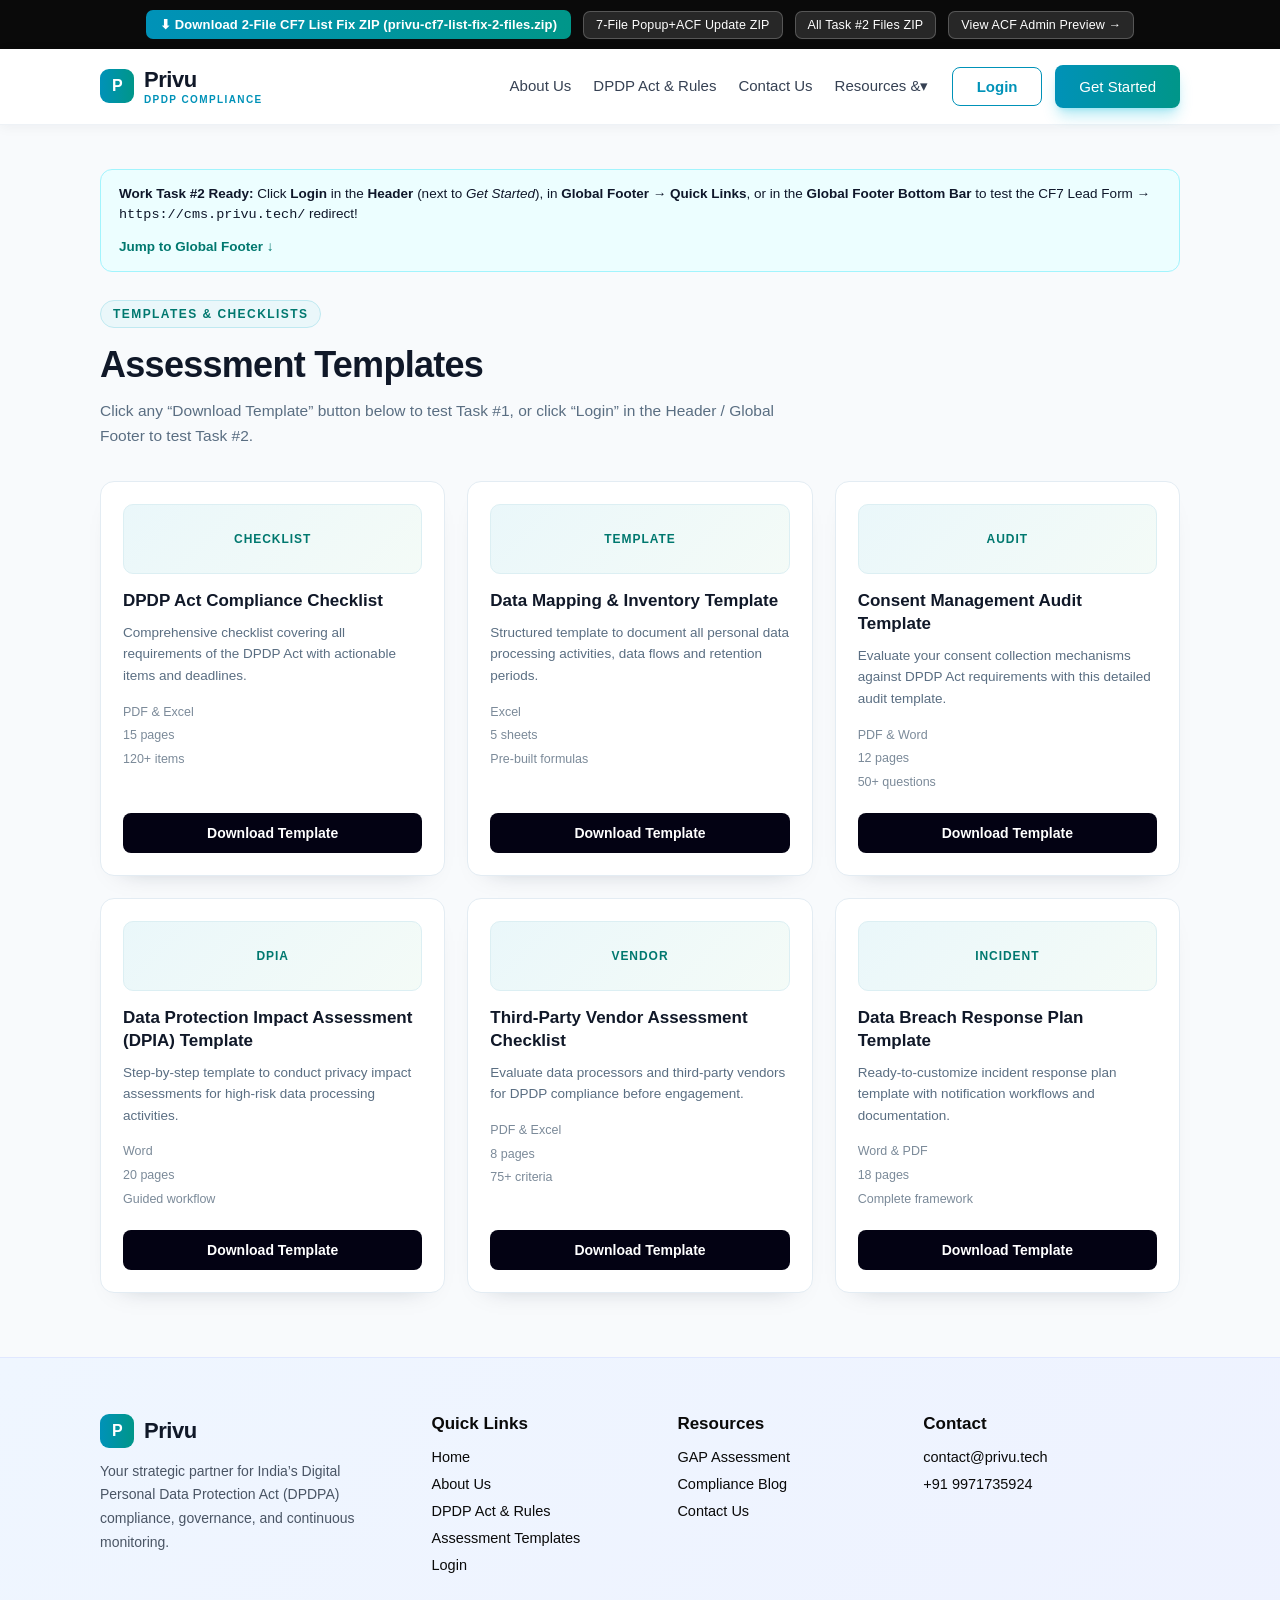
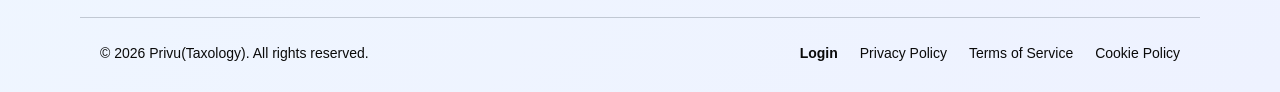
<file: preview/index.html>
<!DOCTYPE html>
<html lang="en">
<head>
<meta charset="utf-8">
<meta name="viewport" content="width=device-width, initial-scale=1">
<title>Privu – Header &amp; Footer Login CTA + Template Downloads Preview</title>
<style>
/**
 * Privu – Assessment template download modal.
 *
 * Everything is scoped to .ptdl-* so the existing page design is untouched.
 * Selectors are intentionally specific because the parent theme applies
 * global styles to body a, body p, label, button and input.
 */

.ptdl-overlay {
    position: fixed;
    inset: 0;
    z-index: 100000;
    display: flex;
    align-items: center;
    justify-content: center;
    padding: 24px 16px;
    background: rgba(3, 2, 19, 0.58);
    -webkit-backdrop-filter: blur(3px);
    backdrop-filter: blur(3px);
    opacity: 0;
    transition: opacity 0.22s ease;
    overflow-y: auto;
}

.ptdl-overlay[hidden],
.ptdl-overlay [hidden] {
    display: none !important;
}

.ptdl-overlay.is-open {
    opacity: 1;
}

.ptdl-overlay *,
.ptdl-overlay *::before,
.ptdl-overlay *::after {
    box-sizing: border-box;
}

.ptdl-overlay.ptdl-no-scroll {
    overscroll-behavior: contain;
}

body.ptdl-lock {
    overflow: hidden;
}

/* ---------- Modal shell ---------- */

.ptdl-overlay .ptdl-modal {
    position: relative;
    width: 100%;
    max-width: 470px;
    max-height: calc(100vh - 48px);
    overflow-y: auto;
    background: #ffffff;
    border-radius: 18px;
    border: 1px solid #E3ECF3;
    box-shadow: 0 30px 70px -20px rgba(3, 25, 45, 0.45), 0 12px 28px -18px rgba(3, 25, 45, 0.35);
    padding: 30px 30px 20px;
    margin: auto;
    transform: translateY(16px) scale(0.985);
    opacity: 0;
    transition: transform 0.24s cubic-bezier(0.22, 1, 0.36, 1), opacity 0.2s ease;
    scrollbar-width: thin;
}

.ptdl-overlay.is-open .ptdl-modal {
    transform: translateY(0) scale(1);
    opacity: 1;
}

.ptdl-overlay .ptdl-modal::before {
    content: "";
    position: absolute;
    top: 0;
    left: 0;
    right: 0;
    height: 5px;
    border-radius: 18px 18px 0 0;
    background: linear-gradient(90deg, #0092B8 0%, #009689 100%);
}

/* ---------- Close ---------- */

.ptdl-overlay .ptdl-close {
    position: absolute;
    top: 16px;
    right: 16px;
    width: 34px;
    height: 34px;
    display: inline-flex;
    align-items: center;
    justify-content: center;
    padding: 0;
    margin: 0;
    border: 1px solid #E3ECF3;
    border-radius: 50%;
    background: #F7FAFC !important;
    color: #5A6E82;
    cursor: pointer;
    transition: background 0.2s ease, color 0.2s ease, transform 0.2s ease;
}

.ptdl-overlay .ptdl-close:hover,
.ptdl-overlay .ptdl-close:focus-visible {
    background: #EEF4F8 !important;
    color: #0A0A0A;
    transform: rotate(90deg);
    outline: none;
}

/* ---------- Head ---------- */

.ptdl-overlay .ptdl-modal__head {
    padding-right: 30px;
    margin-bottom: 20px;
}

.ptdl-overlay .ptdl-badge {
    display: inline-block;
    padding: 5px 11px;
    border-radius: 100px;
    background: #EAF7FA;
    border: 1px solid #BFE9F1;
    color: #00786F;
    font-family: Arial, Helvetica, sans-serif;
    font-size: 11px;
    font-weight: 700;
    letter-spacing: 0.08em;
    text-transform: uppercase;
    line-height: 1.4;
}

.ptdl-overlay h2.ptdl-title {
    margin: 12px 0 8px;
    font-family: Arial, Helvetica, sans-serif;
    font-size: 24px;
    line-height: 1.25;
    font-weight: 700;
    color: #101828;
    letter-spacing: -0.01em;
}

.ptdl-overlay p.ptdl-subtitle {
    margin: 0 0 14px;
    font-family: Arial, Helvetica, sans-serif;
    font-size: 14px;
    line-height: 1.6;
    color: #5A6E82;
}

.ptdl-overlay .ptdl-template-pill {
    display: flex;
    gap: 6px;
    align-items: flex-start;
    margin: 0;
    padding: 10px 13px;
    border-radius: 9px;
    background: #F5F9FC;
    border: 1px dashed #CFE0EB;
    font-family: Arial, Helvetica, sans-serif;
    font-size: 12.5px;
    line-height: 1.5;
    color: #1A2B3C;
}

.ptdl-overlay .ptdl-template-pill__label {
    color: #7B8A99;
    flex: 0 0 auto;
}

.ptdl-overlay .ptdl-template-pill [data-ptdl-template-name] {
    font-weight: 700;
    color: #00786F;
}

/* ---------- Fields ---------- */

.ptdl-overlay .ptdl-form {
    margin: 0;
}

.ptdl-overlay .ptdl-field {
    margin-bottom: 15px;
}

.ptdl-overlay .ptdl-field label {
    display: block;
    margin: 0 0 7px;
    font-family: Arial, Helvetica, sans-serif;
    font-size: 13px;
    font-weight: 700;
    line-height: 1.4;
    color: #101828;
}

.ptdl-overlay .ptdl-field label span {
    color: #E05252;
}

.ptdl-overlay .ptdl-field input {
    display: block;
    width: 100%;
    height: 46px;
    margin: 0;
    padding: 0 14px;
    border: 1.5px solid #DCE6EE;
    border-radius: 9px;
    background: #FFFFFF;
    color: #101828;
    font-family: Arial, Helvetica, sans-serif;
    font-size: 15px;
    line-height: normal;
    box-shadow: none;
    -webkit-appearance: none;
    appearance: none;
    transition: border-color 0.18s ease, box-shadow 0.18s ease;
}

.ptdl-overlay .ptdl-field input::placeholder {
    color: #9AA9B6;
    font-size: 14px;
    opacity: 1;
}

.ptdl-overlay .ptdl-field input:hover {
    border-color: #C3D5E2;
}

.ptdl-overlay .ptdl-field input:focus {
    border-color: #0092B8;
    outline: none;
    box-shadow: 0 0 0 3px rgba(0, 146, 184, 0.14);
}

.ptdl-overlay .ptdl-phone-wrap {
    display: flex;
    align-items: stretch;
    height: 46px;
    border: 1.5px solid #DCE6EE;
    border-radius: 9px;
    background: #FFFFFF;
    overflow: hidden;
    transition: border-color 0.18s ease, box-shadow 0.18s ease;
}

.ptdl-overlay .ptdl-phone-wrap:focus-within {
    border-color: #0092B8;
    box-shadow: 0 0 0 3px rgba(0, 146, 184, 0.14);
}

.ptdl-overlay .ptdl-phone-prefix {
    display: inline-flex;
    align-items: center;
    padding: 0 12px;
    background: #F5F9FC;
    border-right: 1.5px solid #E3ECF3;
    color: #5A6E82;
    font-family: Arial, Helvetica, sans-serif;
    font-size: 14px;
    font-weight: 700;
    line-height: 1;
    white-space: nowrap;
}

.ptdl-overlay .ptdl-phone-wrap input {
    height: 100%;
    border: 0 !important;
    border-radius: 0;
    background: transparent;
    box-shadow: none !important;
    padding-left: 12px;
}

.ptdl-overlay .ptdl-hint {
    display: none !important;
}

.ptdl-overlay .ptdl-error {
    margin: 6px 0 0;
    font-family: Arial, Helvetica, sans-serif;
    font-size: 12.5px;
    line-height: 1.45;
    color: #C0392B;
}

.ptdl-overlay .ptdl-error:empty {
    display: none;
}

.ptdl-overlay .ptdl-field.has-error input,
.ptdl-overlay .ptdl-field.has-error .ptdl-phone-wrap {
    border-color: #E05252;
    box-shadow: 0 0 0 3px rgba(224, 82, 82, 0.12);
}

/* Honeypot */
.ptdl-overlay .ptdl-hp {
    position: absolute !important;
    left: -9999px !important;
    top: auto !important;
    width: 1px !important;
    height: 1px !important;
    overflow: hidden !important;
    opacity: 0 !important;
    pointer-events: none !important;
}

/* ---------- Submit ---------- */

.ptdl-overlay button.ptdl-submit {
    position: relative;
    display: inline-flex;
    align-items: center;
    justify-content: center;
    gap: 9px;
    width: 100%;
    height: 48px;
    margin: 6px 0 0;
    padding: 0 18px;
    border: 0;
    border-radius: 9px;
    background: linear-gradient(90deg, #0092B8 0%, #009689 100%) !important;
    color: #FFFFFF !important;
    font-family: Arial, Helvetica, sans-serif;
    font-size: 15px;
    font-weight: 700;
    line-height: 1;
    letter-spacing: 0.01em;
    cursor: pointer;
    box-shadow: 0 10px 22px -10px rgba(0, 146, 184, 0.55);
    transition: transform 0.18s ease, box-shadow 0.18s ease, filter 0.18s ease;
}

.ptdl-overlay button.ptdl-submit:hover,
.ptdl-overlay button.ptdl-submit:focus-visible {
    background: linear-gradient(90deg, #0092B8 0%, #009689 100%) !important;
    filter: brightness(1.05);
    box-shadow: 0 14px 26px -10px rgba(0, 146, 184, 0.6);
    transform: translateY(-1px);
    outline: none;
}

.ptdl-overlay button.ptdl-submit:active {
    transform: translateY(0);
}

.ptdl-overlay button.ptdl-submit[disabled] {
    cursor: progress;
    opacity: 0.85;
    transform: none;
}

.ptdl-overlay .ptdl-spinner {
    display: none;
    width: 16px;
    height: 16px;
    border: 2px solid rgba(255, 255, 255, 0.45);
    border-top-color: #ffffff;
    border-radius: 50%;
    animation: ptdl-spin 0.7s linear infinite;
}

.ptdl-overlay button.ptdl-submit.is-loading .ptdl-spinner {
    display: inline-block;
}

@keyframes ptdl-spin {
    to { transform: rotate(360deg); }
}

.ptdl-overlay .ptdl-form-error {
    margin: 10px 0 0;
    padding: 0;
    font-family: Arial, Helvetica, sans-serif;
    font-size: 12.5px;
    line-height: 1.5;
    color: #C0392B;
}

.ptdl-overlay .ptdl-form-error:empty {
    display: none;
}

.ptdl-overlay .ptdl-privacy {
    margin: 12px 0 0;
    font-family: Arial, Helvetica, sans-serif;
    font-size: 11.5px;
    line-height: 1.55;
    color: #8A99A8;
    text-align: center;
}

/* ---------- Success ---------- */

.ptdl-overlay .ptdl-success {
    text-align: center;
    padding: 4px 0 0;
}

.ptdl-overlay .ptdl-success[hidden] {
    display: none !important;
}

.ptdl-overlay .ptdl-check {
    width: 58px;
    height: 58px;
    margin: 2px auto 14px;
    display: flex;
    align-items: center;
    justify-content: center;
    border-radius: 50%;
    background: #E7F7F3;
    color: #00786F;
    border: 1px solid #BFE9DF;
}

.ptdl-overlay h3.ptdl-success__title {
    margin: 0 0 8px;
    font-family: Arial, Helvetica, sans-serif;
    font-size: 21px;
    font-weight: 700;
    line-height: 1.3;
    color: #101828;
}

.ptdl-overlay p.ptdl-success__text {
    margin: 0 0 16px;
    font-family: Arial, Helvetica, sans-serif;
    font-size: 14px;
    line-height: 1.6;
    color: #5A6E82;
}

.ptdl-overlay p.ptdl-success__text strong {
    color: #101828;
}

.ptdl-overlay p.ptdl-mail-warning {
    margin: 0 0 14px;
    padding: 10px 12px;
    border-radius: 8px;
    background: #FFF7EC;
    border: 1px solid #F5D9B5;
    color: #8A5A12;
    font-family: Arial, Helvetica, sans-serif;
    font-size: 12.5px;
    line-height: 1.5;
    text-align: left;
}

.ptdl-overlay p.ptdl-mail-warning[hidden] {
    display: none !important;
}

.ptdl-overlay a.ptdl-download {
    display: inline-flex;
    align-items: center;
    justify-content: center;
    gap: 8px;
    min-width: 190px;
    height: 48px;
    padding: 0 22px;
    border-radius: 9px;
    background: linear-gradient(90deg, #0092B8 0%, #009689 100%);
    color: #FFFFFF !important;
    font-family: Arial, Helvetica, sans-serif;
    font-size: 15px !important;
    font-weight: 700;
    line-height: 1;
    text-decoration: none;
    box-shadow: 0 12px 24px -12px rgba(0, 146, 184, 0.6);
    transition: transform 0.18s ease, filter 0.18s ease;
}

.ptdl-overlay a.ptdl-download:hover,
.ptdl-overlay a.ptdl-download:focus-visible {
    color: #FFFFFF !important;
    filter: brightness(1.05);
    transform: translateY(-1px);
    outline: 2px solid #0A0A0A;
    outline-offset: 2px;
}

.ptdl-overlay button.ptdl-again {
    display: inline-block;
    margin: 16px 0 0;
    padding: 0;
    border: 0;
    background: transparent !important;
    color: #5A6E82;
    font-family: Arial, Helvetica, sans-serif;
    font-size: 12.5px;
    line-height: 1.5;
    text-decoration: underline;
    text-underline-offset: 3px;
    cursor: pointer;
}

.ptdl-overlay button.ptdl-again:hover,
.ptdl-overlay button.ptdl-again:focus-visible {
    background: transparent !important;
    color: #0092B8;
    outline: none;
}

/* ---------- Footer ---------- */

.ptdl-overlay .ptdl-foot {
    margin: 20px -30px -20px;
    padding: 12px 30px;
    border-top: 1px solid #EDF3F7;
    background: #FAFCFD;
    border-radius: 0 0 18px 18px;
    font-family: Arial, Helvetica, sans-serif;
    font-size: 11px;
    line-height: 1.5;
    letter-spacing: 0.03em;
    color: #97A6B4;
    text-align: center;
}


/* ---------- Contact Form 7 markup ---------- */

.ptdl-overlay .ptdl-cf7-wrap,
.ptdl-overlay .wpcf7,
.ptdl-overlay .wpcf7-form {
    margin: 0;
}

.ptdl-overlay .wpcf7-form p {
    margin: 0 0 12px;
    padding: 0;
}

.ptdl-overlay .wpcf7-form p.ptdl-field {
    margin: 0 0 15px;
    padding: 0;
}

.ptdl-overlay .wpcf7-form br {
    display: none;
}

.ptdl-overlay .wpcf7-form p.ptdl-field > br {
    display: none;
}

.ptdl-overlay .wpcf7-form label {
    display: block;
    margin: 0 0 7px;
    padding: 0;
    font-family: Arial, Helvetica, sans-serif;
    font-size: 13px;
    font-weight: 700;
    line-height: 1.4;
    color: #101828;
}

.ptdl-overlay .wpcf7-form label span[aria-hidden="true"] {
    color: #E05252;
}

.ptdl-overlay .wpcf7-form .wpcf7-form-control-wrap {
    display: block;
    position: relative;
}

.ptdl-overlay .wpcf7-form input[type="text"],
.ptdl-overlay .wpcf7-form input[type="email"],
.ptdl-overlay .wpcf7-form input[type="tel"],
.ptdl-overlay .wpcf7-form input[type="url"],
.ptdl-overlay .wpcf7-form input[type="number"],
.ptdl-overlay .wpcf7-form textarea {
    display: block;
    width: 100%;
    height: 46px;
    margin: 0;
    padding: 0 14px;
    border: 1.5px solid #DCE6EE;
    border-radius: 9px;
    background: #FFFFFF;
    color: #101828;
    font-family: Arial, Helvetica, sans-serif;
    font-size: 15px;
    line-height: normal;
    box-shadow: none;
    -webkit-appearance: none;
    appearance: none;
    transition: border-color 0.18s ease, box-shadow 0.18s ease;
}

.ptdl-overlay .wpcf7-form textarea {
    height: 110px;
    padding-top: 10px;
    resize: vertical;
}

.ptdl-overlay .wpcf7-form input::placeholder,
.ptdl-overlay .wpcf7-form textarea::placeholder {
    color: #9AA9B6;
    font-size: 14px;
    opacity: 1;
}

.ptdl-overlay .wpcf7-form input:hover {
    border-color: #C3D5E2;
}

.ptdl-overlay .wpcf7-form input:focus,
.ptdl-overlay .wpcf7-form textarea:focus {
    border-color: #0092B8;
    outline: none;
    box-shadow: 0 0 0 3px rgba(0, 146, 184, 0.14);
}

.ptdl-overlay .wpcf7-form input.wpcf7-not-valid {
    border-color: #E05252;
    box-shadow: 0 0 0 3px rgba(224, 82, 82, 0.12);
}

.ptdl-overlay .wpcf7-not-valid-tip {
    display: block;
    margin: 6px 0 0;
    padding: 0;
    font-family: Arial, Helvetica, sans-serif;
    font-size: 12.5px;
    line-height: 1.45;
    color: #C0392B;
}

.ptdl-overlay .ptdl-field--phone .wpcf7-form-control-wrap::before {
    content: "+91";
    position: absolute;
    left: 1.5px;
    top: 1.5px;
    z-index: 2;
    height: 43px;
    width: 48px;
    display: flex;
    align-items: center;
    justify-content: center;
    background: #F5F9FC;
    border-right: 1.5px solid #E3ECF3;
    border-radius: 7.5px 0 0 7.5px;
    color: #5A6E82;
    font-family: Arial, Helvetica, sans-serif;
    font-size: 14px;
    font-weight: 700;
    line-height: 1;
    pointer-events: none;
}

.ptdl-overlay .ptdl-field--phone input[type="tel"] {
    padding-left: 62px;
}

.ptdl-overlay .wpcf7-form .ptdl-hint {
    display: block;
    margin: 6px 0 0;
    font-family: Arial, Helvetica, sans-serif;
    font-size: 11.5px;
    line-height: 1.5;
    color: #8A99A8;
}

.ptdl-overlay .wpcf7-form input.ptdl-submit,
.ptdl-overlay .wpcf7-form button.ptdl-submit {
    display: block !important;
    width: 100%;
    height: 48px;
    margin: 6px 0 0;
    padding: 0 18px;
    border: 0;
    border-radius: 9px;
    background: linear-gradient(90deg, #0092B8 0%, #009689 100%) !important;
    color: #FFFFFF !important;
    font-family: Arial, Helvetica, sans-serif;
    font-size: 15px;
    font-weight: 700;
    line-height: 1;
    letter-spacing: 0.01em;
    text-transform: none;
    cursor: pointer;
    box-shadow: 0 10px 22px -10px rgba(0, 146, 184, 0.55);
    transition: transform 0.18s ease, box-shadow 0.18s ease, filter 0.18s ease;
    -webkit-appearance: none;
    appearance: none;
}

.ptdl-overlay .wpcf7-form input.ptdl-submit:hover,
.ptdl-overlay .wpcf7-form button.ptdl-submit:hover {
    background: linear-gradient(90deg, #0092B8 0%, #009689 100%) !important;
    color: #FFFFFF !important;
    filter: brightness(1.05);
    transform: translateY(-1px);
    box-shadow: 0 14px 26px -10px rgba(0, 146, 184, 0.6);
}

.ptdl-overlay .wpcf7-spinner {
    display: none !important;
}

.ptdl-overlay .wpcf7-response-output {
    margin: 12px 0 0;
    padding: 11px 13px;
    border: 1px solid #F5C6C6;
    border-radius: 9px;
    background: #FDF2F2;
    color: #B42318;
    font-family: Arial, Helvetica, sans-serif;
    font-size: 12.5px;
    line-height: 1.5;
}

.ptdl-overlay .wpcf7-response-output.wpcf7-mail-sent-ok {
    border-color: #BFE9DF;
    background: #E7F7F3;
    color: #00786F;
}

.ptdl-overlay .wpcf7-response-output.wpcf7-display-none {
    display: none;
}

.ptdl-overlay .wpcf7-form.sent .wpcf7-response-output {
    display: none;
}

.ptdl-overlay .wpcf7-form.submitting input.ptdl-submit {
    opacity: 0.78;
    cursor: progress;
    transform: none;
}


/* ---------- Inline shortcode link ---------- */

a.ptdl-inline-link,
a.ptdl-inline-link:visited {
    display: inline-block;
    color: #0092B8;
    font-weight: 700;
    text-decoration: none;
    border-bottom: 1px solid rgba(0, 146, 184, 0.45);
    transition: color 0.2s ease, border-color 0.2s ease;
}

a.ptdl-inline-link:hover,
a.ptdl-inline-link:focus-visible {
    color: #00786F;
    border-bottom-color: #00786F;
    outline: none;
}

/* ---------- Small screens ---------- */

@media only screen and (max-width: 600px) {
    .ptdl-overlay {
        align-items: flex-end;
        padding: 0;
    }

    .ptdl-overlay .ptdl-modal {
        max-width: 100%;
        max-height: 92vh;
        border-radius: 18px 18px 0 0;
        border-bottom: 0;
        padding: 26px 20px 18px;
        transform: translateY(30px);
    }

    .ptdl-overlay.is-open .ptdl-modal {
        transform: translateY(0);
    }

    .ptdl-overlay .ptdl-modal::before {
        border-radius: 18px 18px 0 0;
    }

    .ptdl-overlay h2.ptdl-title {
        font-size: 21px;
    }

    .ptdl-overlay .ptdl-foot {
        margin: 18px -20px -18px;
        padding: 12px 20px;
        border-radius: 0;
    }
}

@media (prefers-reduced-motion: reduce) {
    .ptdl-overlay,
    .ptdl-overlay .ptdl-modal,
    .ptdl-overlay button.ptdl-submit,
    .ptdl-overlay a.ptdl-download {
        transition: none !important;
    }
}

</style>
<style>
/**
 * Privu – Header & Global Footer "Login" CTA + Product Login modal enhancements.
 *
 * Scoped strictly to `.contact-row`, `#mobile-navigation .privu-mobile-login-item`,
 * `.site-footer .privu-footer-login-item`, and `#privu-login-modal` so no existing
 * page layout or typography is altered.
 */

/* ---------- Header CTA pair: [Login] [Get Started] ---------- */

body .site-header .contact-row {
    display: inline-flex;
    align-items: center;
    gap: 0.85rem;
    flex-shrink: 0;
}

body .site-header .contact-row a.privu-header-login-btn {
    display: inline-flex;
    align-items: center;
    justify-content: center;
    padding: calc(0.8rem - 1.6px) 1.45rem;
    background: #FFFFFF;
    color: #0092B8;
    border: 1.6px solid #0092B8;
    border-radius: 8px;
    box-shadow: none;
    font-family: 'Arial', Helvetica, sans-serif;
    font-size: 1.25rem;
    font-weight: 600;
    line-height: 1;
    text-decoration: none;
    white-space: nowrap;
    cursor: pointer;
    transition: background 0.25s ease, color 0.25s ease, border-color 0.25s ease, box-shadow 0.25s ease;
}

body .site-header .contact-row a.privu-header-login-btn:visited {
    color: #0092B8;
}

body .site-header .contact-row a.privu-header-login-btn:hover,
body .site-header .contact-row a.privu-header-login-btn:focus-visible {
    background: var(--gradiantblue);
    color: #FFFFFF;
    border-color: transparent;
    box-shadow: 0px 10px 15px -3px rgba(0, 184, 219, 0.3), 0px 4px 6px -4px rgba(0, 184, 219, 0.3);
    outline: none;
}

body .site-header .contact-row a.privu-header-cta-btn {
    white-space: nowrap;
}

/* ---------- Mobile slide-out drawer + Footer Bottom Bar hover ---------- */

.site-footer .bottom-bar a[data-privu-login-trigger] {
    font-weight: 600;
}

.site-footer .bottom-bar a[data-privu-login-trigger]:hover,
.site-footer .bottom-bar a[data-privu-login-trigger]:focus-visible {
    color: #0092B8;
}

#mobile-navigation ul li.privu-mobile-login-item a {
    font-weight: 700;
    color: #0092B8;
}

#mobile-navigation ul li.privu-mobile-login-item a:hover {
    color: #FFFFFF;
}

/* ---------- Responsive header spacing ---------- */

@media (max-width: 992px) {
    body .site-header .contact-row {
        display: inline-flex;
        align-items: center;
        gap: 8px;
        order: 1;
        margin-right: 8px;
    }

    body .site-header .contact-row a.privu-header-login-btn {
        padding: 7px 14px;
        font-size: 13px;
    }

    body .site-header .contact-row a.privu-header-cta-btn {
        padding: 8.5px 14px;
        font-size: 13px;
    }
}

@media (max-width: 590px) {
    body .site-header .contact-row {
        gap: 6px;
        margin-right: 6px;
    }

    body .site-header .contact-row a.privu-header-login-btn {
        padding: 6.5px 11px;
        font-size: 12px;
    }

    body .site-header .contact-row a.privu-header-cta-btn {
        padding: 8px 11px;
        font-size: 12px;
    }
}

/* ---------- Product Login modal overrides & redirect spinner ---------- */

#privu-login-modal .ptdl-hint,
#privu-tdl-modal .ptdl-hint {
    display: none !important;
}

#privu-login-modal .plogin-redirect-spinner {
    display: inline-block;
    width: 24px;
    height: 24px;
    border: 2.6px solid rgba(0, 146, 184, 0.25);
    border-top-color: #0092B8;
    border-radius: 50%;
    animation: ptdl-spin 0.75s linear infinite;
}

</style>
<style>
    :root {
        --gradiantblue: linear-gradient(90deg, #0092B8 0%, #009689 100%);
    }
    * { box-sizing: border-box; }
    body { margin: 0; background: #F8FAFC; font-family: Arial, Helvetica, sans-serif; color: #1A2B3C; }

    /* Top download bar (preview only) */
    .demo-bar { background: #0A0A0A; color: #fff; font-size: 13px; padding: 10px 18px; display: flex; flex-wrap: wrap; align-items: center; justify-content: center; gap: 12px; letter-spacing: .01em; }
    .demo-zip-btn { display: inline-flex; align-items: center; gap: 6px; background: linear-gradient(90deg, #0092B8 0%, #009689 100%); color: #fff !important; text-decoration: none; font-weight: 700; font-size: 13px; padding: 7px 14px; border-radius: 7px; }
    .demo-zip-btn:hover { filter: brightness(1.08); }
    .demo-sec-btn { display: inline-flex; align-items: center; background: rgba(255,255,255,.12); color: #fff !important; text-decoration: none; font-size: 12.5px; padding: 6px 12px; border-radius: 7px; border: 1px solid rgba(255,255,255,.22); }
    .demo-sec-btn:hover { background: rgba(255,255,255,.2); }

    /* Exact Privu Header shell (matching style.css + header.php) */
    #masthead.site-header { position: sticky; top: 0; z-index: 9999; background: #FFFFFF; border-bottom: 1px solid #EEF2F6; box-shadow: 0 2px 12px rgba(16, 24, 40, 0.05); }
    .corp-container { margin: 0 auto; max-width: 1120px; padding: 0 20px; width: 100%; }
    .site-header-inner { display: flex; align-items: center; justify-content: space-between; gap: 20px; padding: 16px 0; }
    .site-brand-mark { display: inline-flex; align-items: center; gap: 10px; text-decoration: none; color: #101828; font-weight: 700; font-size: 22px; letter-spacing: -0.02em; }
    .site-brand-badge { width: 34px; height: 34px; border-radius: 9px; background: var(--gradiantblue); color: #fff; display: inline-flex; align-items: center; justify-content: center; font-size: 16px; font-weight: 700; }
    .site-brand-sub { display: block; font-size: 10px; font-weight: 700; color: #0092B8; letter-spacing: 0.14em; text-transform: uppercase; margin-top: 1px; }
    .main-navigation { display: flex; gap: 24px; align-items: center; }
    .main-navigation ul { list-style: none; margin: 0; padding: 0; display: flex; gap: 22px; align-items: center; }
    .main-navigation ul li a { text-decoration: none; color: #364153; font-size: 15px; transition: color 0.2s ease; }
    .main-navigation ul li a:hover { color: #0092B8; }
    .contact-row a { color: #fff; display: inline-block; padding: 0.8rem 1.5rem; background: var(--gradiantblue); box-shadow: 0px 10px 15px -3px rgba(0, 184, 219, 0.3), 0px 4px 6px -4px rgba(0, 184, 219, 0.3); border-radius: 8px; text-align: center; vertical-align: middle; font-size: 15px; text-decoration: none; transition: 0.25s ease; }
    .contact-row a:hover { background: #030213; }
    body .site-header .contact-row a.privu-header-login-btn { font-size: 15px; }

    /* Assessment Templates main content */
    .demo-wrap { max-width: 1120px; margin: 0 auto; padding: 44px 20px 64px; }
    .demo-task-banner { display: flex; flex-wrap: wrap; align-items: center; justify-content: space-between; gap: 12px; padding: 14px 18px; margin-bottom: 28px; border-radius: 12px; background: #ECFEFF; border: 1px solid #A2F4FD; color: #0F172A; font-size: 13.5px; line-height: 1.5; }
    .demo-eyebrow { display: inline-block; font-size: 12px; font-weight: 700; letter-spacing: .12em; text-transform: uppercase; color: #00786F; background: #EAF7FA; border: 1px solid #BFE9F1; border-radius: 100px; padding: 6px 12px; }
    h1.demo-title { font-size: 36px; line-height: 1.15; margin: 16px 0 12px; color: #101828; letter-spacing: -0.02em; }
    p.demo-sub { font-size: 15.5px; line-height: 1.65; color: #5A6E82; max-width: 680px; margin: 0 0 32px; }
    .demo-grid { display: grid; grid-template-columns: repeat(3, 1fr); gap: 22px; }
    .demo-card { background: #fff; border: 1px solid #E3ECF3; border-radius: 14px; padding: 22px; box-shadow: 0 12px 26px -22px rgba(3, 25, 45, .35); display: flex; flex-direction: column; }
    .demo-thumb { height: 70px; border-radius: 10px; background: linear-gradient(135deg, #EAF7FA 0%, #F4FBF7 100%); border: 1px solid #DCEFF3; display: flex; align-items: center; justify-content: center; color: #00786F; font-size: 12px; font-weight: 700; letter-spacing: .08em; text-transform: uppercase; margin-bottom: 16px; }
    .demo-card h3 { font-size: 17px; line-height: 1.35; margin: 0 0 9px; color: #101828; }
    .demo-card p { font-size: 13.5px; line-height: 1.6; color: #5A6E82; margin: 0 0 14px; }
    .demo-meta { list-style: none; margin: 0 0 18px; padding: 0; font-size: 12.5px; color: #7B8A99; line-height: 1.9; }
    .demo-link { margin-top: auto; display: block; text-align: center; background: #030213; color: #FFFFFF !important; border-radius: 8px; padding: 12px 18px; font-size: 14px; font-weight: 600; text-decoration: none; transition: background 0.25s ease; }
    .demo-link:hover { background: var(--gradiantblue); }

    /* Exact Privu Global Footer shell (matching style.css + footer.php) */
    .site-footer { background: linear-gradient(135deg, #EFF6FF 0%, #EEF2FF 100%); padding-top: 56px; color: #0A0A0A; border-top: 1px solid #E0E7FF; }
    .site-footer .widgets { display: grid; grid-template-columns: 1.4fr 1fr 1fr 1.2fr; gap: 32px; padding-bottom: 34px; }
    .site-footer .widget-title { font-size: 17px; font-weight: 700; color: #0A0A0A; margin: 0 0 14px; }
    .site-footer .footer-about { font-size: 14px; line-height: 1.7; color: #4A5565; margin: 12px 0 0; }
    .site-footer .widgets ul { list-style: none; margin: 0; padding: 0; }
    .site-footer .widgets ul li { margin-bottom: 9px; }
    .site-footer .widgets ul li a { text-decoration: none; font-size: 14.5px; color: #0A0A0A !important; transition: color 0.2s ease; }
    .site-footer .widgets ul li a:hover { color: #0092B8 !important; }
    .site-footer .bottom-bar .corp-container { border-top: 1px solid rgba(30, 41, 57, 0.22); padding: 26px 20px 30px; display: flex; flex-wrap: wrap; align-items: center; justify-content: space-between; gap: 16px; }
    .site-footer .site-info { font-size: 14px; color: #0A0A0A; }
    .site-footer .footer-links { list-style: none; margin: 0; padding: 0; display: flex; flex-wrap: wrap; gap: 22px; align-items: center; }
    .site-footer .footer-links a { font-size: 14px; color: #0A0A0A; text-decoration: none; margin: 0; }
    .site-footer .footer-links a:hover { color: #0092B8; }

    @media (max-width: 860px) {
        .main-navigation ul { display: none; }
        .demo-grid { grid-template-columns: 1fr 1fr; }
        .site-footer .widgets { grid-template-columns: 1fr 1fr; }
    }
    @media (max-width: 560px) {
        .demo-grid { grid-template-columns: 1fr; }
        .site-footer .widgets { grid-template-columns: 1fr; }
    }
</style>
</head>
<body>

<div class="demo-bar" data-demo-toolbar>
    <a class="demo-zip-btn" href="/privu-cf7-list-fix-2-files.zip?v=v122" download="privu-cf7-list-fix-2-files.zip">&#11015; Download 2-File CF7 List Fix ZIP (privu-cf7-list-fix-2-files.zip)</a>
    <a class="demo-sec-btn" href="/privu-popup-copy-acf-update.zip?v=v122" download="privu-popup-copy-acf-update.zip">7-File Popup+ACF Update ZIP</a>
    <a class="demo-sec-btn" href="/privu-task2-changed-files-only.zip?v=v122" download="privu-task2-changed-files-only.zip">All Task #2 Files ZIP</a>
    <a class="demo-sec-btn" href="/admin-template-downloads.html">View ACF Admin Preview &rarr;</a>
</div>

<!-- LIVE HEADER PREVIEW (matches siteorigin-corp-child/header.php) -->
<header id="masthead" class="site-header sticky">
    <div class="corp-container">
        <div class="site-header-inner">
            <a class="site-brand-mark" href="#top">
                <span class="site-brand-badge">P</span>
                <span>Privu<span class="site-brand-sub">DPDP Compliance</span></span>
            </a>

            <nav id="site-navigation" class="main-navigation">
                <ul id="primary-menu">
                    <li><a href="#about">About Us</a></li>
                    <li><a href="#act">DPDP Act &amp; Rules</a></li>
                    <li><a href="#contact">Contact Us</a></li>
                    <li><a href="#templates">Resources &▾</a></li>
                </ul>

                <div class="contact-row">
                    <a href="https://www.privu.tech/product-login/" class="privu-header-login-btn" data-privu-login-trigger="Header">Login</a>
                    <a href="#contact-us" class="privu-header-cta-btn" onclick="event.preventDefault();">Get Started</a>
                </div>
            </nav>
        </div>
    </div>
</header>

<div class="demo-wrap" id="templates">
    <div class="demo-task-banner">
        <div>
            <strong>Work Task #2 Ready:</strong> Click <strong>Login</strong> in the <strong>Header</strong> (next to <em>Get Started</em>), in <strong>Global Footer &rarr; Quick Links</strong>, or in the <strong>Global Footer Bottom Bar</strong> to test the CF7 Lead Form &rarr; <code>https://cms.privu.tech/</code> redirect!
        </div>
        <a href="#colophon" style="color:#00786F;font-weight:700;text-decoration:none;white-space:nowrap;">Jump to Global Footer &darr;</a>
    </div>

    <span class="demo-eyebrow">Templates &amp; checklists</span>
    <h1 class="demo-title">Assessment Templates</h1>
    <p class="demo-sub">Click any “Download Template” button below to test Task #1, or click “Login” in the Header / Global Footer to test Task #2.</p>

    <div class="demo-grid">
        <article class="demo-card">
            <div class="demo-thumb">Checklist</div>
            <h3>DPDP Act Compliance Checklist</h3>
            <p>Comprehensive checklist covering all requirements of the DPDP Act with actionable items and deadlines.</p>
            <ul class="demo-meta"><li>PDF &amp; Excel</li><li>15 pages</li><li>120+ items</li></ul>
            <a class="demo-link" href="#">Download Template</a>
        </article>

        <article class="demo-card">
            <div class="demo-thumb">Template</div>
            <h3>Data Mapping &amp; Inventory Template</h3>
            <p>Structured template to document all personal data processing activities, data flows and retention periods.</p>
            <ul class="demo-meta"><li>Excel</li><li>5 sheets</li><li>Pre-built formulas</li></ul>
            <a class="demo-link" href="#">Download Template</a>
        </article>

        <article class="demo-card">
            <div class="demo-thumb">Audit</div>
            <h3>Consent Management Audit Template</h3>
            <p>Evaluate your consent collection mechanisms against DPDP Act requirements with this detailed audit template.</p>
            <ul class="demo-meta"><li>PDF &amp; Word</li><li>12 pages</li><li>50+ questions</li></ul>
            <a class="demo-link" href="#">Download Template</a>
        </article>

        <article class="demo-card">
            <div class="demo-thumb">DPIA</div>
            <h3>Data Protection Impact Assessment (DPIA) Template</h3>
            <p>Step-by-step template to conduct privacy impact assessments for high-risk data processing activities.</p>
            <ul class="demo-meta"><li>Word</li><li>20 pages</li><li>Guided workflow</li></ul>
            <a class="demo-link" href="#">Download Template</a>
        </article>

        <article class="demo-card">
            <div class="demo-thumb">Vendor</div>
            <h3>Third-Party Vendor Assessment Checklist</h3>
            <p>Evaluate data processors and third-party vendors for DPDP compliance before engagement.</p>
            <ul class="demo-meta"><li>PDF &amp; Excel</li><li>8 pages</li><li>75+ criteria</li></ul>
            <a class="demo-link" href="#">Download Template</a>
        </article>

        <article class="demo-card">
            <div class="demo-thumb">Incident</div>
            <h3>Data Breach Response Plan Template</h3>
            <p>Ready-to-customize incident response plan template with notification workflows and documentation.</p>
            <ul class="demo-meta"><li>Word &amp; PDF</li><li>18 pages</li><li>Complete framework</li></ul>
            <a class="demo-link" href="#">Download Template</a>
        </article>
    </div>
</div>

<!-- LIVE GLOBAL FOOTER PREVIEW (matches siteorigin-corp-child/footer.php + privu-product-login.php) -->
<footer id="colophon" class="site-footer">
    <div class="corp-container">
        <div class="widgets widgets-4">
            <div class="widget">
                <a class="site-brand-mark" href="#top">
                    <span class="site-brand-badge">P</span>
                    <span>Privu</span>
                </a>
                <p class="footer-about">Your strategic partner for India’s Digital Personal Data Protection Act (DPDPA) compliance, governance, and continuous monitoring.</p>
            </div>

            <div class="widget widget_nav_menu">
                <h4 class="widget-title">Quick Links</h4>
                <ul>
                    <li><a href="#top">Home</a></li>
                    <li><a href="#about">About Us</a></li>
                    <li><a href="#act">DPDP Act &amp; Rules</a></li>
                    <li><a href="#templates">Assessment Templates</a></li>
                    <li class="menu-item privu-footer-login-item"><a href="https://www.privu.tech/product-login/" data-privu-login-trigger="Footer Quick Links">Login</a></li>
                </ul>
            </div>

            <div class="widget widget_nav_menu">
                <h4 class="widget-title">Resources</h4>
                <ul>
                    <li><a href="#gap">GAP Assessment</a></li>
                    <li><a href="#blog">Compliance Blog</a></li>
                    <li><a href="#contact">Contact Us</a></li>
                </ul>
            </div>

            <div class="widget">
                <h4 class="widget-title">Contact</h4>
                <ul>
                    <li><a href="mailto:contact@privu.tech">contact@privu.tech</a></li>
                    <li><a href="tel:919971735924">+91 9971735924</a></li>
                </ul>
            </div>
        </div>
    </div>

    <div class="bottom-bar">
        <div class="corp-container">
            <div class="site-info">
                <span>&copy; 2026 Privu(Taxology). All rights reserved.</span>
            </div>
            <div class="footer-menu">
                <ul class="footer-links">
                    <li><a href="https://www.privu.tech/product-login/" data-privu-login-trigger="Footer Bottom Bar">Login</a></li>
                    <li><a href="#privacy" onclick="event.preventDefault();">Privacy Policy</a></li>
                    <li><a href="#terms" onclick="event.preventDefault();">Terms of Service</a></li>
                    <li><a href="#cookies" onclick="event.preventDefault();">Cookie Policy</a></li>
                </ul>
            </div>
        </div>
    </div>
</footer>

<!-- MODAL 1: Template Download CF7 Modal (inc/privu-template-downloads.php) -->
<div class="ptdl-overlay" id="privu-tdl-modal" hidden>
    <div class="ptdl-modal" role="dialog" aria-modal="true" aria-labelledby="ptdl-title" aria-describedby="ptdl-subtitle">
        <button type="button" class="ptdl-close" data-ptdl-close aria-label="Close dialog">
            <svg viewBox="0 0 24 24" width="20" height="20" aria-hidden="true" focusable="false">
                <path d="M6 6l12 12M18 6L6 18" fill="none" stroke="currentColor" stroke-width="2" stroke-linecap="round"/>
            </svg>
        </button>
        <div class="ptdl-modal__head">
            <span class="ptdl-badge">Free download</span>
            <h2 class="ptdl-title" id="ptdl-title">Get your template</h2>
            <p class="ptdl-subtitle" id="ptdl-subtitle">Enter your work details and we will email the template to you. You can also download it right away.</p>
            <p class="ptdl-template-pill"><span class="ptdl-template-pill__label">Template:</span> <span data-ptdl-template-name>DPDP Act Compliance Checklist</span></p>
        </div>
        <div class="ptdl-cf7-wrap">
            <form class="wpcf7-form init" novalidate>
                <p class="ptdl-field ptdl-field--name">
                    <label for="ptdl-cf7-name">Full name <span aria-hidden="true">*</span></label>
                    <span class="wpcf7-form-control-wrap" data-name="your-name">
                        <input type="text" name="your-name" id="ptdl-cf7-name" class="wpcf7-form-control wpcf7-text wpcf7-validates-as-required" placeholder="e.g. Priya Nair" maxlength="80" aria-required="true">
                    </span>
                </p>
                <p class="ptdl-field ptdl-field--email">
                    <label for="ptdl-cf7-email">Work email <span aria-hidden="true">*</span></label>
                    <span class="wpcf7-form-control-wrap" data-name="your-email">
                        <input type="email" name="your-email" id="ptdl-cf7-email" class="wpcf7-form-control wpcf7-email wpcf7-validates-as-required" placeholder="you@company.com" maxlength="120" aria-required="true">
                    </span>
                </p>
                <p class="ptdl-field ptdl-field--phone">
                    <label for="ptdl-cf7-phone">Phone number <span aria-hidden="true">*</span></label>
                    <span class="wpcf7-form-control-wrap" data-name="your-phone">
                        <input type="tel" name="your-phone" id="ptdl-cf7-phone" class="wpcf7-form-control wpcf7-tel wpcf7-validates-as-required" placeholder="9876543210" minlength="10" maxlength="10" inputmode="numeric" pattern="[6-9][0-9]{9}" aria-required="true">
                    </span>
                </p>
                <input type="hidden" name="privu-template" value="dpdp-act-compliance-checklist">
                <input type="hidden" name="privu-page-url" value="">
                <input type="submit" class="wpcf7-form-control has-spinner wpcf7-submit ptdl-submit" value="Send me the template">
                <div class="wpcf7-response-output" aria-hidden="true"></div>
            </form>
        </div>
        <p class="ptdl-privacy">By submitting, you agree to receive this template and related compliance resources from Privu.</p>
        <div class="ptdl-success" hidden>
            <div class="ptdl-check" aria-hidden="true">
                <svg viewBox="0 0 24 24" width="28" height="28" focusable="false">
                    <path d="M5 12.5l4.5 4.5L19 7" fill="none" stroke="currentColor" stroke-width="2.4" stroke-linecap="round" stroke-linejoin="round"/>
                </svg>
            </div>
            <h3 class="ptdl-success__title">Check your inbox</h3>
            <p class="ptdl-success__text">We have emailed <strong data-ptdl-success-template>the template</strong> to <strong data-ptdl-success-email></strong>.</p>
            <p class="ptdl-mail-warning" data-ptdl-mail-warning hidden>The email could not be sent right now, but your download is ready below.</p>
            <a class="ptdl-download" href="#" data-ptdl-download download>
                <svg viewBox="0 0 24 24" width="18" height="18" aria-hidden="true" focusable="false">
                    <path d="M12 4v10m0 0l4-4m-4 4l-4-4M5 19h14" fill="none" stroke="currentColor" stroke-width="2" stroke-linecap="round" stroke-linejoin="round"/>
                </svg>
                <span>Download now</span>
            </a>
            <button type="button" class="ptdl-again" data-ptdl-again>Download another template</button>
        </div>
        <p class="ptdl-foot">Privu · DPDP compliance templates</p>
    </div>
</div>

<!-- MODAL 2: Product Login CF7 Modal (inc/privu-product-login.php) -->
<div class="ptdl-overlay" id="privu-login-modal" hidden data-privu-login-mode="cf7">
    <div class="ptdl-modal" role="dialog" aria-modal="true" aria-labelledby="plogin-title" aria-describedby="plogin-subtitle">
        <button type="button" class="ptdl-close" data-plogin-close aria-label="Close login dialog">
            <svg viewBox="0 0 24 24" width="20" height="20" aria-hidden="true" focusable="false">
                <path d="M6 6l12 12M18 6L6 18" fill="none" stroke="currentColor" stroke-width="2" stroke-linecap="round"/>
            </svg>
        </button>

        <div class="ptdl-modal__head">
            <span class="ptdl-badge">Product Login</span>
            <h2 class="ptdl-title" id="plogin-title">Log in to Privu Platform</h2>
            <p class="ptdl-subtitle" id="plogin-subtitle">Enter your work details below to proceed directly to the Privu compliance portal.</p>
        </div>

        <div class="ptdl-cf7-wrap" data-plogin-form-wrap>
            <form class="wpcf7-form init" novalidate>
                <p class="ptdl-field ptdl-field--name">
                    <label for="plogin-cf7-name">Full name <span aria-hidden="true">*</span></label>
                    <span class="wpcf7-form-control-wrap" data-name="your-name">
                        <input type="text" name="your-name" id="plogin-cf7-name" class="wpcf7-form-control wpcf7-text wpcf7-validates-as-required" placeholder="e.g. Priya Nair" maxlength="80" aria-required="true">
                    </span>
                </p>
                <p class="ptdl-field ptdl-field--email">
                    <label for="plogin-cf7-email">Work email <span aria-hidden="true">*</span></label>
                    <span class="wpcf7-form-control-wrap" data-name="your-email">
                        <input type="email" name="your-email" id="plogin-cf7-email" class="wpcf7-form-control wpcf7-email wpcf7-validates-as-required" placeholder="you@company.com" maxlength="120" aria-required="true">
                    </span>
                </p>
                <p class="ptdl-field ptdl-field--phone">
                    <label for="plogin-cf7-phone">Phone number <span aria-hidden="true">*</span></label>
                    <span class="wpcf7-form-control-wrap" data-name="your-phone">
                        <input type="tel" name="your-phone" id="plogin-cf7-phone" class="wpcf7-form-control wpcf7-tel wpcf7-validates-as-required" placeholder="9876543210" minlength="10" maxlength="10" inputmode="numeric" pattern="[6-9][0-9]{9}" aria-required="true">
                    </span>
                </p>
                <input type="hidden" name="privu-source" value="Header">
                <input type="hidden" name="privu-page-url" value="">
                <input type="submit" class="wpcf7-form-control has-spinner wpcf7-submit ptdl-submit" value="Continue to Login">
                <div class="wpcf7-response-output" aria-hidden="true"></div>
            </form>
        </div>

        <div class="ptdl-success plogin-redirect-state" data-plogin-redirect hidden>
            <div class="ptdl-check" aria-hidden="true">
                <span class="plogin-redirect-spinner"></span>
            </div>
            <h3 class="ptdl-success__title">Redirecting to Privu Platform…</h3>
            <p class="ptdl-success__text">Lead email queued for <strong>eric@privu.tech, contact@privu.tech</strong> &mdash; redirecting to <strong>https://cms.privu.tech/</strong>.</p>
            <a class="ptdl-download" href="https://cms.privu.tech/" target="_blank" rel="noopener" data-plogin-continue>
                <span>Open cms.privu.tech &rarr;</span>
            </a>
        </div>

        <p class="ptdl-foot">Privu &middot; Compliance Platform Portal</p>
    </div>
</div>

<script>
    var SHARED_BLOCKED_DOMAINS = [
        'gmail.com', 'googlemail.com', 'yahoo.com', 'yahoo.co.in', 'yahoo.in', 'ymail.com',
        'hotmail.com', 'outlook.com', 'live.com', 'icloud.com', 'me.com', 'aol.com',
        'protonmail.com', 'proton.me', 'rediffmail.com', 'zoho.com', 'mailinator.com', 'yopmail.com'
    ];

    window.PrivuTemplateDownloads = {
        ajaxUrl: 'mock://ajax',
        baseUrl: 'https://www.privu.tech/assessment-templates/',
        mode: 'cf7',
        formId: 1327,
        defaultTpl: 'dpdp-act-compliance-checklist',
        downloads: {
            'dpdp-act-compliance-checklist': '#demo-dpdp-act-compliance-checklist',
            'data-mapping-inventory-template': '#demo-data-mapping-inventory-template',
            'consent-management-audit-template': '#demo-consent-management-audit-template',
            'data-protection-impact-assessment-dpia-template': '#demo-data-protection-impact-assessment-dpia-template',
            'third-party-vendor-assessment-checklist': '#demo-third-party-vendor-assessment-checklist',
            'data-breach-response-plan-template': '#demo-data-breach-response-plan-template'
        },
        blocked: SHARED_BLOCKED_DOMAINS,
        templates: [
            { slug: 'dpdp-act-compliance-checklist', title: 'DPDP Act Compliance Checklist', keywords: [] },
            { slug: 'data-mapping-inventory-template', title: 'Data Mapping & Inventory Template', keywords: [] },
            { slug: 'consent-management-audit-template', title: 'Consent Management Audit Template', keywords: [] },
            { slug: 'data-protection-impact-assessment-dpia-template', title: 'Data Protection Impact Assessment (DPIA) Template', keywords: [] },
            { slug: 'third-party-vendor-assessment-checklist', title: 'Third-Party Vendor Assessment Checklist', keywords: [] },
            { slug: 'data-breach-response-plan-template', title: 'Data Breach Response Plan Template', keywords: [] }
        ],
        i18n: {
            formTitle: 'Get your template',
            formSubtitle: 'Enter your work details and we will email the template to you. You can also download it right away.',
            send: 'Send me the template',
            sending: 'Sending…',
            genericError: 'Something went wrong. Please try again.',
            networkError: 'Network error. Please check your connection and try again.',
            nameError: 'Please enter your full name.',
            emailError: 'Please enter a valid work email address.',
            personal: 'Please use your work email. Gmail, Yahoo, Outlook and other personal addresses are not accepted.',
            phoneError: 'Enter a valid 10-digit mobile number starting with 6, 7, 8 or 9.'
        }
    };

    window.PrivuProductLogin = {
        ajaxUrl: 'mock://ajax',
        loginUrl: 'https://www.privu.tech/product-login/',
        redirectUrl: 'https://cms.privu.tech/',
        previewOnly: true,
        mode: 'cf7',
        formId: 1335,
        blocked: SHARED_BLOCKED_DOMAINS,
        i18n: {
            submit: 'Continue to Login',
            submitting: 'Verifying…',
            nameError: 'Please enter your full name.',
            emailError: 'Please enter a valid work email address.',
            personal: 'Please use your work email. Gmail, Yahoo, Outlook and other personal addresses are not accepted.',
            phoneError: 'Enter a valid 10-digit mobile number starting with 6, 7, 8 or 9.'
        }
    };
</script>
<script>
/**
 * Privu – Assessment template download modal.
 *
 * Opens the lead form when a visitor clicks an existing "Download Template"
 * link on the Assessment Templates page, validates the fields, submits the
 * lead over AJAX and shows the download button on success.
 *
 * No page-builder markup is changed; the trigger is detected from the link
 * text / surrounding card heading.
 */

(function () {
    'use strict';

    var cfg = window.PrivuTemplateDownloads;

    if (!cfg) {
        return;
    }

    var modal = document.getElementById('privu-tdl-modal');

    if (!modal) {
        return;
    }

    var i18n = cfg.i18n || {};
    var isCf7 = cfg.mode === 'cf7' && modal.getAttribute('data-ptdl-form-mode') !== 'native';
    var templates = Array.isArray(cfg.templates) ? cfg.templates : [];
    var blockedDomains = (Array.isArray(cfg.blocked) ? cfg.blocked : []).map(function (domain) {
        return String(domain).toLowerCase();
    });

    var els = {
        dialog: modal.querySelector('.ptdl-modal'),
        close: modal.querySelector('[data-ptdl-close]'),
        form: modal.querySelector('.ptdl-form') || modal.querySelector('.wpcf7-form'),
        cf7Form: modal.querySelector('.wpcf7-form'),
        title: modal.querySelector('#ptdl-title'),
        subtitle: modal.querySelector('#ptdl-subtitle'),
        templateName: modal.querySelector('[data-ptdl-template-name]'),
        name: modal.querySelector('#ptdl-name'),
        email: modal.querySelector('#ptdl-email'),
        phone: modal.querySelector('#ptdl-phone'),
        honeypot: modal.querySelector('#ptdl-website'),
        submit: modal.querySelector('[data-ptdl-submit]'),
        submitLabel: modal.querySelector('.ptdl-submit__label'),
        formError: modal.querySelector('[data-ptdl-form-error]'),
        success: modal.querySelector('.ptdl-success'),
        successTemplate: modal.querySelector('[data-ptdl-success-template]'),
        successEmail: modal.querySelector('[data-ptdl-success-email]'),
        mailWarning: modal.querySelector('[data-ptdl-mail-warning]'),
        download: modal.querySelector('[data-ptdl-download]'),
        privacy: modal.querySelector('.ptdl-privacy'),
        again: modal.querySelector('[data-ptdl-again]')
    };

    if (!els.form) {
        return;
    }

    if (!isCf7 && !els.submit) {
        return;
    }

    var state = {
        slug: '',
        nonce: '',
        lastFocus: null,
        submitting: false,
        retried: false,
        nonceRequest: null
    };

    /* ------------------------------------------------------------------
     * Small helpers
     * ---------------------------------------------------------------- */

    function normalize(text) {
        return String(text || '')
            .toLowerCase()
            .replace(/&amp;/g, '&')
            .replace(/[^a-z0-9&]+/g, ' ')
            .replace(/\s+/g, ' ')
            .trim();
    }

    var LEGACY_SLUGS = {
        'dpdp-checklist': { slug: 'dpdp-act-compliance-checklist', index: 0 },
        'data-mapping': { slug: 'data-mapping-inventory-template', index: 1 },
        'consent-audit': { slug: 'consent-management-audit-template', index: 2 },
        'dpia': { slug: 'data-protection-impact-assessment-dpia-template', index: 3 },
        'vendor-checklist': { slug: 'third-party-vendor-assessment-checklist', index: 4 },
        'data-breach': { slug: 'data-breach-response-plan-template', index: 5 }
    };

    function findExactTemplate(slug) {
        for (var i = 0; i < templates.length; i++) {
            if (templates[i].slug === slug) {
                return templates[i];
            }
        }
        return null;
    }

    function resolveSlug(slug) {
        var clean = String(slug || '').toLowerCase().replace(/^#+/, '').replace(/\/+$/, '').trim();

        if (!clean || !templates.length) {
            return '';
        }

        if (findExactTemplate(clean)) {
            return clean;
        }

        var alias = LEGACY_SLUGS[clean];

        if (alias) {
            if (findExactTemplate(alias.slug)) {
                return alias.slug;
            }

            if (templates[alias.index]) {
                return templates[alias.index].slug;
            }
        }

        return '';
    }

    function getTemplate(slug) {
        var resolved = resolveSlug(slug);

        return resolved ? findExactTemplate(resolved) : null;
    }

    function fallbackSlug() {
        var resolvedDefault = resolveSlug(cfg.defaultTpl);

        if (resolvedDefault) {
            return resolvedDefault;
        }

        return templates.length ? templates[0].slug : '';
    }

    function isValidName(name) {
        return name.length >= 2 && name.length <= 80 && /[a-z\u00C0-\u024F\u0900-\u097F]/i.test(name) && !/[<>]|https?:/i.test(name);
    }

    function isValidEmail(email) {
        return /^[^\s@]+@[^\s@]+\.[a-z]{2,}$/i.test(email);
    }

    function isBlockedEmail(email) {
        var at = email.lastIndexOf('@');

        if (at === -1) {
            return false;
        }

        var domain = email.slice(at + 1).toLowerCase();

        for (var i = 0; i < blockedDomains.length; i++) {
            var blocked = blockedDomains[i];

            if (domain === blocked || domain.slice(-(blocked.length + 1)) === '.' + blocked) {
                return true;
            }
        }

        return false;
    }

    function normalizePhone(value) {
        var digits = String(value || '').trim();

        return /^[6-9][0-9]{9}$/.test(digits) ? digits : '';
    }

    function fieldWrap(name) {
        var error = els.form.querySelector('[data-ptdl-error="' + name + '"]');

        return error ? error.closest('.ptdl-field') : null;
    }

    function setFieldError(name, message) {
        var error = els.form.querySelector('[data-ptdl-error="' + name + '"]');
        var wrap = fieldWrap(name);

        if (error) {
            error.textContent = message || '';
        }

        if (wrap) {
            wrap.classList.add('has-error');
        }
    }

    function clearErrors() {
        els.form.querySelectorAll('[data-ptdl-error]').forEach(function (node) {
            node.textContent = '';
        });

        els.form.querySelectorAll('.ptdl-field.has-error').forEach(function (node) {
            node.classList.remove('has-error');
        });

        if (els.formError) {
            els.formError.textContent = '';
        }
    }

    function showErrors(fields) {
        Object.keys(fields).forEach(function (key) {
            setFieldError(key, fields[key]);
        });
    }

    function focusFirstError(fields) {
        var order = ['name', 'email', 'phone'];

        for (var i = 0; i < order.length; i++) {
            if (fields[order[i]] && els[order[i]]) {
                els[order[i]].focus();
                return;
            }
        }
    }

    function setFormError(message) {
        if (els.formError) {
            els.formError.textContent = message || '';
        }
    }

    function setLoading(isLoading) {
        if (!els.submit) {
            return;
        }

        els.submit.disabled = !!isLoading;
        els.submit.classList.toggle('is-loading', !!isLoading);

        if (els.submitLabel) {
            els.submitLabel.textContent = isLoading
                ? (i18n.sending || 'Sending…')
                : (i18n.send || 'Send me the template');
        }

        els.submit.setAttribute('aria-busy', isLoading ? 'true' : 'false');
    }

    function ajax(action, payload) {
        var body = new URLSearchParams();

        body.append('action', action);

        Object.keys(payload || {}).forEach(function (key) {
            body.append(key, payload[key] == null ? '' : payload[key]);
        });

        return fetch(cfg.ajaxUrl, {
            method: 'POST',
            credentials: 'same-origin',
            headers: {
                'Content-Type': 'application/x-www-form-urlencoded; charset=UTF-8'
            },
            body: body.toString()
        }).then(function (response) {
            return response.json();
        });
    }

    /* ------------------------------------------------------------------
     * Nonce (page may be served from cache, so fetch at runtime)
     * ---------------------------------------------------------------- */

    function ensureNonce(force) {
        if (state.nonce && !force) {
            return Promise.resolve(state.nonce);
        }

        if (state.nonceRequest && !force) {
            return state.nonceRequest;
        }

        state.nonceRequest = ajax('privu_tdl_nonce', {})
            .then(function (response) {
                if (response && response.success && response.data && response.data.nonce) {
                    state.nonce = response.data.nonce;
                }

                state.nonceRequest = null;

                return state.nonce;
            })
            .catch(function () {
                state.nonceRequest = null;

                return state.nonce;
            });

        return state.nonceRequest;
    }

    /* ------------------------------------------------------------------
     * Template detection
     * ---------------------------------------------------------------- */

    function detectTemplate(link) {
        var explicit = link.getAttribute('data-template');
        var holder = link.closest('[data-template]');

        if (!explicit && holder) {
            explicit = holder.getAttribute('data-template');
        }

        var resolvedExplicit = explicit ? resolveSlug(explicit) : '';

        if (resolvedExplicit) {
            return resolvedExplicit;
        }

        var heading = '';
        var scope = link.closest('.wpb_column, .vc_column_container, .so-panel, .wpb_content_element, article, li, .card');

        if (scope) {
            var node = scope.querySelector('h1, h2, h3, h4, h5, h6');

            if (node) {
                heading = node.textContent;
            }
        }

        if (!heading) {
            var parent = link.parentElement;

            for (var i = 0; parent && i < 5; i++) {
                var found = parent.querySelector('h1, h2, h3, h4, h5, h6');

                if (found) {
                    heading = found.textContent;
                    break;
                }

                parent = parent.parentElement;
            }
        }

        if (!heading) {
            heading = link.textContent;
        }

        var haystack = normalize(heading);
        var best = null;
        var bestScore = 0;

        templates.forEach(function (template) {
            var score = templateScore(template, haystack);

            if (score > bestScore) {
                bestScore = score;
                best = template;
            }
        });

        if (best) {
            return best.slug;
        }

        return fallbackSlug();
    }

    var IGNORE_WORDS = ['the', 'and', 'for', 'with', 'your', 'our', 'from', 'of', 'in', 'to', 'on', 'by', 'or', 'an', 'as', 'at'];
    var GENERIC_WORDS = ['template', 'checklist', 'assessment'];

    function templateScore(template, haystack) {
        var score = 0;

        (template.keywords || []).forEach(function (keyword) {
            var needle = normalize(keyword);

            if (!needle) {
                return;
            }

            if (haystack === needle) {
                score += 1000;
            } else if (haystack.indexOf(needle) !== -1) {
                score += needle.length + 10;
            }
        });

        var title = normalize(template.title);

        if (!title) {
            return score;
        }

        if (haystack === title) {
            score += 2000;

            return score;
        }

        if (haystack.indexOf(title) !== -1 || title.indexOf(haystack) !== -1) {
            score += Math.min(title.length, haystack.length) + 50;

            return score;
        }

        var tokens = title.split(' ').filter(function (token) {
            return token.length >= 2 && IGNORE_WORDS.indexOf(token) === -1;
        });

        if (!tokens.length) {
            return score;
        }

        var specificTotal = 0;
        var specificHits = 0;

        tokens.forEach(function (token) {
            var isGeneric = GENERIC_WORDS.indexOf(token) !== -1;

            if (!isGeneric) {
                specificTotal++;
            }

            if (haystack.indexOf(token) !== -1) {
                score += isGeneric ? 2 : 15;

                if (!isGeneric) {
                    specificHits++;
                }
            }
        });

        if (specificTotal > 0 && specificHits === specificTotal) {
            score += 30;
        }

        return score;
    }

    function buildTriggerHref(slug) {
        var base = cfg.baseUrl ? String(cfg.baseUrl) : ((window.location.origin || '') + (window.location.pathname || '/'));

        return base.replace(/\/+$/, '') + '/' + slug + '/';
    }

    function decorateTriggers() {
        document.querySelectorAll('a').forEach(function (link) {
            if (!isDownloadTrigger(link)) {
                return;
            }

            var slug = detectTemplate(link);

            if (!slug) {
                return;
            }

            link.setAttribute('data-template', slug);
            link.setAttribute('href', buildTriggerHref(slug));
        });
    }

    function isDownloadTrigger(node) {
        if (!node || node.nodeType !== 1) {
            return false;
        }

        if (node.closest('#masthead, .site-header, .main-navigation, #mobile-menu, .site-footer, footer, .ptdl-overlay')) {
            return false;
        }

        if (node.hasAttribute('data-ptdl-download') || node.hasAttribute('data-template')) {
            return true;
        }

        var text = normalize(node.textContent);
        var href = node.getAttribute('href') || '';

        if (href && /\.(xlsx|xls|pdf|docx?|zip)(\?|#|$)/i.test(href)) {
            return true;
        }

        return text.indexOf('download template') !== -1 || (text.indexOf('download') !== -1 && text.indexOf('template') !== -1);
    }

    /* ------------------------------------------------------------------
     * Open / close
     * ---------------------------------------------------------------- */

    function setCf7Fields() {
        if (!isCf7 || !els.cf7Form) {
            return;
        }

        var templateField = els.cf7Form.querySelector('[name="privu-template"]');

        if (templateField) {
            templateField.value = state.slug;
        }

        var pageField = els.cf7Form.querySelector('[name="privu-page-url"]');

        if (pageField) {
            pageField.value = window.location.href;
        }
    }

    function resetCf7Form() {
        if (!els.cf7Form) {
            return;
        }

        els.cf7Form.reset();
        els.cf7Form.classList.remove('sent', 'invalid', 'failed', 'spam', 'submitting');

        els.cf7Form.querySelectorAll('.wpcf7-not-valid-tip').forEach(function (node) {
            if (node.parentNode) {
                node.parentNode.removeChild(node);
            }
        });

        els.cf7Form.querySelectorAll('.wpcf7-not-valid').forEach(function (node) {
            node.classList.remove('wpcf7-not-valid');
        });

        var output = els.cf7Form.querySelector('.wpcf7-response-output');

        if (output) {
            output.textContent = '';
            output.className = 'wpcf7-response-output';
            output.setAttribute('aria-hidden', 'true');
        }

        var submit = els.cf7Form.querySelector('.wpcf7-submit');

        if (submit) {
            submit.disabled = false;
            submit.removeAttribute('aria-disabled');
        }

        var spinner = els.cf7Form.querySelector('.wpcf7-spinner');

        if (spinner) {
            spinner.style.display = 'none';
        }
    }

    function resetForm() {
        if (isCf7) {
            resetCf7Form();
        } else {
            els.form.reset();
            clearErrors();
            setLoading(false);
        }

        state.submitting = false;
        state.retried = false;
        els.form.hidden = false;
        els.success.hidden = true;
        els.download.setAttribute('href', '#');

        if (els.privacy) {
            els.privacy.hidden = false;
        }

        if (els.mailWarning) {
            els.mailWarning.hidden = true;
        }
    }

    function openModal(slug) {
        resetForm();

        var resolved = resolveSlug(slug);
        state.slug = resolved || fallbackSlug();
        state.lastFocus = document.activeElement;

        var template = getTemplate(state.slug);

        if (els.templateName) {
            els.templateName.textContent = template ? template.title : '';
        }

        if (els.title) {
            els.title.textContent = i18n.formTitle || 'Get your template';
        }

        if (els.subtitle) {
            els.subtitle.textContent = i18n.formSubtitle || '';
        }

        setCf7Fields();

        modal.hidden = false;
        document.body.classList.add('ptdl-lock');

        // Force a reflow so the opening transition runs.
        void modal.offsetWidth;
        modal.classList.add('is-open');

        els.dialog.scrollTop = 0;

        window.setTimeout(function () {
            var firstInput = isCf7 && els.cf7Form
                ? els.cf7Form.querySelector('[name="your-name"]')
                : els.name;

            if (firstInput) {
                firstInput.focus();
            }
        }, 120);

        if (!isCf7) {
            ensureNonce();
        }
    }

    function closeModal() {
        if (modal.hidden) {
            return;
        }

        modal.classList.remove('is-open');
        document.body.classList.remove('ptdl-lock');

        window.setTimeout(function () {
            if (!modal.classList.contains('is-open')) {
                modal.hidden = true;
            }
        }, 220);

        if (state.lastFocus && typeof state.lastFocus.focus === 'function') {
            state.lastFocus.focus();
        }
    }

    function showSuccess(data) {
        state.submitting = false;
        setLoading(false);

        if (els.successTemplate) {
            els.successTemplate.textContent = data.template || '';
        }

        if (els.successEmail) {
            els.successEmail.textContent = data.email || '';
        }

        if (els.download) {
            els.download.setAttribute('href', data.download_url || '#');
        }

        if (els.mailWarning) {
            els.mailWarning.hidden = !!data.user_mail;
        }

        els.form.hidden = true;
        els.success.hidden = false;

        if (els.privacy) {
            els.privacy.hidden = true;
        }

        window.setTimeout(function () {
            if (els.download) {
                els.download.focus();
            }
        }, 60);
    }

    /* ------------------------------------------------------------------
     * Submit
     * ---------------------------------------------------------------- */

    function handleSubmit(event) {
        if (event && typeof event.preventDefault === 'function') {
            event.preventDefault();
        }

        if (state.submitting) {
            return;
        }

        clearErrors();

        var name = String(els.name.value || '').trim().replace(/\s+/g, ' ');
        var email = String(els.email.value || '').trim().toLowerCase();
        var phone = normalizePhone(els.phone.value);
        var fields = {};

        if (!isValidName(name)) {
            fields.name = i18n.nameError || 'Please enter your full name.';
        }

        if (!isValidEmail(email)) {
            fields.email = i18n.emailError || 'Please enter a valid work email address.';
        } else if (isBlockedEmail(email)) {
            fields.email = i18n.personal || 'Please use your work email. Gmail, Yahoo and other personal addresses are not accepted.';
        }

        if (!phone) {
            fields.phone = i18n.phoneError || 'Enter a valid 10-digit mobile number starting with 6, 7, 8 or 9.';
        }

        if (Object.keys(fields).length) {
            showErrors(fields);
            focusFirstError(fields);

            return;
        }

        state.submitting = true;
        setLoading(true);

        ensureNonce().then(function (nonce) {
            return ajax('privu_tdl_submit', {
                nonce: nonce,
                name: name,
                email: email,
                phone: phone,
                template: state.slug,
                page_url: window.location.href,
                website: els.honeypot ? els.honeypot.value : ''
            });
        }).then(function (response) {
            if (response && response.success && response.data) {
                showSuccess(response.data);

                return;
            }

            var data = (response && response.data) || {};

            if (data.code === 'bad_nonce' && !state.retried) {
                state.retried = true;
                state.submitting = false;
                setLoading(false);

                ensureNonce(true).then(function () {
                    handleSubmit();
                });

                return;
            }

            state.submitting = false;
            setLoading(false);

            if (data.fields) {
                showErrors(data.fields);
                focusFirstError(data.fields);
            }

            setFormError(data.message || i18n.genericError || 'Something went wrong. Please try again.');
        }).catch(function () {
            state.submitting = false;
            setLoading(false);
            setFormError(i18n.networkError || 'Network error. Please check your connection and try again.');
        });
    }

    /* ------------------------------------------------------------------
     * Events
     * ---------------------------------------------------------------- */

    if (!isCf7) {
        els.form.addEventListener('submit', handleSubmit);
    }

    // Contact Form 7 handles validation / mail; we only take over the success state.
    document.addEventListener('wpcf7submit', function (event) {
        if (!isCf7 || !els.cf7Form || event.target !== els.cf7Form) {
            return;
        }

        var detail = event.detail || {};
        var status = detail.status || (detail.apiResponse && detail.apiResponse.status) || '';

        if (status !== 'mail_sent' && status !== 'mail_failed') {
            return;
        }

        var emailField = els.cf7Form.querySelector('[name="your-email"]');
        var template = getTemplate(state.slug);

        showSuccess({
            template: template ? template.title : '',
            email: emailField ? emailField.value : '',
            download_url: (cfg.downloads && cfg.downloads[state.slug]) || '#',
            user_mail: status === 'mail_sent'
        });
    }, false);

    modal.addEventListener('click', function (event) {
        if (event.target === modal) {
            closeModal();
        }
    });

    if (els.close) {
        els.close.addEventListener('click', closeModal);
    }

    if (els.again) {
        els.again.addEventListener('click', function () {
            resetForm();
            setCf7Fields();

            var firstInput = isCf7 && els.cf7Form
                ? els.cf7Form.querySelector('[name="your-name"]')
                : els.name;

            if (firstInput) {
                firstInput.focus();
            }
        });
    }

    if (!isCf7) {
        els.form.querySelectorAll('input').forEach(function (input) {
            input.addEventListener('input', function () {
                var wrap = input.closest('.ptdl-field');

                if (wrap) {
                    wrap.classList.remove('has-error');

                    var error = wrap.querySelector('[data-ptdl-error]');

                    if (error) {
                        error.textContent = '';
                    }
                }

                if (els.formError) {
                    els.formError.textContent = '';
                }
            });
        });
    }

    function cleanPhoneDigits(raw, allowCountryPrefix) {
        var digits = String(raw || '').replace(/\D+/g, '');

        if (allowCountryPrefix) {
            if (digits.length === 14 && digits.slice(0, 4) === '0091' && /^[6-9]/.test(digits.slice(4))) {
                digits = digits.slice(4);
            } else if (digits.length === 12 && digits.slice(0, 2) === '91' && /^[6-9]/.test(digits.slice(2))) {
                digits = digits.slice(2);
            } else if (digits.length === 11 && digits.charAt(0) === '0' && /^[6-9]/.test(digits.slice(1))) {
                digits = digits.slice(1);
            }
        }

        if (digits && !/^[6-9]/.test(digits)) {
            return '';
        }

        return digits.slice(0, 10);
    }

    function bindPhoneRestriction(phoneInput) {
        if (!phoneInput) {
            return;
        }

        var lastValue = '';

        phoneInput.setAttribute('maxlength', '10');
        phoneInput.setAttribute('minlength', '10');
        phoneInput.setAttribute('inputmode', 'numeric');
        phoneInput.setAttribute('pattern', '[6-9][0-9]{9}');
        phoneInput.setAttribute('placeholder', '9876543210');

        if (phoneInput.form) {
            phoneInput.form.addEventListener('reset', function () {
                lastValue = '';
            });
        }

        phoneInput.addEventListener('keydown', function (event) {
            if (event.ctrlKey || event.metaKey || event.altKey) {
                return;
            }

            var key = event.key;

            if (!key || key.length > 1) {
                return;
            }

            if (!/^[0-9]$/.test(key)) {
                event.preventDefault();
                return;
            }

            var start = typeof phoneInput.selectionStart === 'number' ? phoneInput.selectionStart : phoneInput.value.length;
            var end = typeof phoneInput.selectionEnd === 'number' ? phoneInput.selectionEnd : start;

            if (start === 0 && !/^[6-9]$/.test(key)) {
                event.preventDefault();
                return;
            }

            if (phoneInput.value.length >= 10 && start === end) {
                event.preventDefault();
            }
        });

        phoneInput.addEventListener('paste', function (event) {
            var clipboard = event.clipboardData || window.clipboardData;

            if (!clipboard || typeof clipboard.getData !== 'function') {
                return;
            }

            event.preventDefault();

            var pasted = clipboard.getData('text') || '';
            var cleaned = cleanPhoneDigits(pasted, true);
            lastValue = cleaned;

            if (phoneInput.value !== cleaned) {
                phoneInput.value = cleaned;
                phoneInput.dispatchEvent(new Event('input', { bubbles: true }));
            }
        });

        phoneInput.addEventListener('input', function () {
            var raw = String(phoneInput.value || '');
            var digits = raw.replace(/\D+/g, '');

            if (digits === '') {
                lastValue = '';

                if (phoneInput.value !== '') {
                    phoneInput.value = '';
                }

                return;
            }

            if (!/^[6-9]/.test(digits)) {
                if (digits.length > lastValue.length && lastValue) {
                    phoneInput.value = lastValue;
                    return;
                }

                digits = digits.replace(/^[0-5]+/, '');
            }

            digits = digits.slice(0, 10);
            lastValue = digits;

            if (phoneInput.value !== digits) {
                phoneInput.value = digits;
            }
        });
    }

    // Enforce strict 10-digit Indian mobile numbers starting with 6, 7, 8 or 9 (both CF7 and native forms).
    bindPhoneRestriction(els.cf7Form ? els.cf7Form.querySelector('[name="your-phone"]') : null);
    bindPhoneRestriction(els.phone);

    document.addEventListener('click', function (event) {
        var link = event.target.closest ? event.target.closest('a, button') : null;

        if (!link || !isDownloadTrigger(link)) {
            return;
        }

        event.preventDefault();
        openModal(detectTemplate(link));
    });

    document.addEventListener('keydown', function (event) {
        if (modal.hidden) {
            return;
        }

        if (event.key === 'Escape' || event.keyCode === 27) {
            closeModal();

            return;
        }

        if (event.key !== 'Tab' && event.keyCode !== 9) {
            return;
        }

        var focusables = modal.querySelectorAll(
            'a[href], button:not([disabled]), input:not([type="hidden"]):not([tabindex="-1"]), [tabindex]:not([tabindex="-1"])'
        );

        if (!focusables.length) {
            return;
        }

        var first = focusables[0];
        var last = focusables[focusables.length - 1];

        if (event.shiftKey && document.activeElement === first) {
            event.preventDefault();
            last.focus();
        } else if (!event.shiftKey && document.activeElement === last) {
            event.preventDefault();
            first.focus();
        }
    });

    // Replace "#" button URLs with clean template slug URLs on hover.
    decorateTriggers();

    // Auto-open the matching modal when arriving via ?template=<slug> or #<slug>.
    (function maybeOpenFromUrl() {
        var requested = '';

        try {
            var params = new URLSearchParams(window.location.search || '');
            requested = params.get('template') || '';

            if (requested && window.history && typeof window.history.replaceState === 'function') {
                params.delete('template');
                var cleanSearch = params.toString();
                window.history.replaceState(
                    null,
                    '',
                    window.location.pathname + (cleanSearch ? '?' + cleanSearch : '') + (window.location.hash || '')
                );
            }
        } catch (e) {
            requested = '';
        }

        if (!requested && window.location.hash) {
            requested = window.location.hash.replace(/^#+/, '');
        }

        var matched = resolveSlug(requested);

        if (matched) {
            openModal(matched);
        }
    })();

    // Preload the nonce so the first submit is instant (native mode only).
    if (!isCf7) {
        ensureNonce();
    }

    // Public hook for a custom button: PrivuTemplateDownloads.open('dpia').
    cfg.open = function (slug) {
        openModal(slug);
    };
})();

</script>
<script>
/**
 * Privu – Product Login Lead Form modal controller.
 *
 * Intercepts Header & Global Footer "Login" CTAs, enforces the exact same
 * Name + Work Email + [6-9] 10-digit Indian mobile checks as Template Downloads,
 * submits via Contact Form 7 (with native AJAX fallback), and redirects to
 * https://cms.privu.tech/.
 */

(function () {
    'use strict';

    var cfg = window.PrivuProductLogin;

    if (!cfg) {
        return;
    }

    var i18n = cfg.i18n || {};
    var buttonText = String(cfg.buttonText || 'Login');
    var redirectUrl = String(cfg.redirectUrl || 'https://cms.privu.tech/');
    var loginHref = String(cfg.loginUrl || '/product-login/');
    var gateEnabled = cfg.gateEnabled !== false;

    function ensureMenuLoginLinks() {
        var footerWidgets = document.querySelector('.site-footer .widgets');

        if (footerWidgets && !footerWidgets.querySelector('.privu-footer-login-item, [data-privu-login-trigger]')) {
            var firstList = footerWidgets.querySelector('ul');

            if (firstList) {
                var li = document.createElement('li');
                li.className = 'menu-item privu-footer-login-item';
                var a = document.createElement('a');
                a.href = gateEnabled ? loginHref : redirectUrl;

                if (gateEnabled) {
                    a.setAttribute('data-privu-login-trigger', 'Footer Quick Links');
                }

                a.textContent = buttonText;
                li.appendChild(a);
                firstList.appendChild(li);
            }
        }

        var mobileNav = document.querySelector('#mobile-navigation ul');

        if (mobileNav && !mobileNav.querySelector('.privu-mobile-login-item, [data-privu-login-trigger]')) {
            var mLi = document.createElement('li');
            mLi.className = 'menu-item privu-mobile-login-item';
            var mA = document.createElement('a');
            mA.href = gateEnabled ? loginHref : redirectUrl;

            if (gateEnabled) {
                mA.setAttribute('data-privu-login-trigger', 'Mobile Menu');
            }

            mA.textContent = buttonText;
            mLi.appendChild(mA);
            mobileNav.appendChild(mLi);
        }
    }

    ensureMenuLoginLinks();

    if (!gateEnabled) {
        return;
    }

    var modal = document.getElementById('privu-login-modal');

    if (!modal) {
        return;
    }

    var isCf7 = cfg.mode === 'cf7' && modal.getAttribute('data-privu-login-mode') !== 'native';
    var blockedDomains = (Array.isArray(cfg.blocked) ? cfg.blocked : []).map(function (domain) {
        return String(domain).toLowerCase();
    });

    var els = {
        dialog: modal.querySelector('.ptdl-modal'),
        close: modal.querySelector('[data-plogin-close]'),
        cf7Wrap: modal.querySelector('[data-plogin-form-wrap]'),
        cf7Form: modal.querySelector('.wpcf7-form'),
        nativeForm: modal.querySelector('[data-plogin-native-form]'),
        name: modal.querySelector('#plogin-name'),
        email: modal.querySelector('#plogin-email'),
        phone: modal.querySelector('#plogin-phone'),
        honeypot: modal.querySelector('#plogin-website'),
        submit: modal.querySelector('[data-plogin-submit]'),
        submitLabel: modal.querySelector('.ptdl-submit__label'),
        formError: modal.querySelector('[data-plogin-form-error]'),
        privacy: modal.querySelector('[data-plogin-privacy]'),
        redirectBox: modal.querySelector('[data-plogin-redirect]'),
        continueLink: modal.querySelector('[data-plogin-continue]')
    };

    var activeForm = isCf7 ? els.cf7Form : els.nativeForm;

    if (!activeForm) {
        return;
    }

    var state = {
        source: 'Header',
        nonce: '',
        nonceRequest: null,
        lastFocus: null,
        submitting: false,
        redirecting: false,
        retried: false
    };

    /* ------------------------------------------------------------------
     * Shared validation + phone input restriction helpers
     * ---------------------------------------------------------------- */

    function isValidName(name) {
        return name.length >= 2 && name.length <= 80 && /[a-z\u00C0-\u024F\u0900-\u097F]/i.test(name) && !/[<>]|https?:/i.test(name);
    }

    function isValidEmail(email) {
        return /^[^\s@]+@[^\s@]+\.[a-z]{2,}$/i.test(email);
    }

    function isBlockedEmail(email) {
        var at = email.lastIndexOf('@');

        if (at === -1) {
            return false;
        }

        var domain = email.slice(at + 1).toLowerCase();

        for (var i = 0; i < blockedDomains.length; i++) {
            var blocked = blockedDomains[i];

            if (domain === blocked || domain.slice(-(blocked.length + 1)) === '.' + blocked) {
                return true;
            }
        }

        return false;
    }

    function normalizePhone(value) {
        var digits = String(value || '').trim();

        return /^[6-9][0-9]{9}$/.test(digits) ? digits : '';
    }

    function cleanPhoneDigits(raw, allowCountryPrefix) {
        var digits = String(raw || '').replace(/\D+/g, '');

        if (allowCountryPrefix) {
            if (digits.length === 14 && digits.slice(0, 4) === '0091' && /^[6-9]/.test(digits.slice(4))) {
                digits = digits.slice(4);
            } else if (digits.length === 12 && digits.slice(0, 2) === '91' && /^[6-9]/.test(digits.slice(2))) {
                digits = digits.slice(2);
            } else if (digits.length === 11 && digits.charAt(0) === '0' && /^[6-9]/.test(digits.slice(1))) {
                digits = digits.slice(1);
            }
        }

        if (digits && !/^[6-9]/.test(digits)) {
            return '';
        }

        return digits.slice(0, 10);
    }

    function bindPhoneRestriction(phoneInput) {
        if (!phoneInput) {
            return;
        }

        var lastValue = '';

        phoneInput.setAttribute('maxlength', '10');
        phoneInput.setAttribute('minlength', '10');
        phoneInput.setAttribute('inputmode', 'numeric');
        phoneInput.setAttribute('pattern', '[6-9][0-9]{9}');
        phoneInput.setAttribute('placeholder', '9876543210');

        if (phoneInput.form) {
            phoneInput.form.addEventListener('reset', function () {
                lastValue = '';
            });
        }

        phoneInput.addEventListener('keydown', function (event) {
            if (event.ctrlKey || event.metaKey || event.altKey) {
                return;
            }

            var key = event.key;

            if (!key || key.length > 1) {
                return;
            }

            if (!/^[0-9]$/.test(key)) {
                event.preventDefault();
                return;
            }

            var start = typeof phoneInput.selectionStart === 'number' ? phoneInput.selectionStart : phoneInput.value.length;
            var end = typeof phoneInput.selectionEnd === 'number' ? phoneInput.selectionEnd : start;

            if (start === 0 && !/^[6-9]$/.test(key)) {
                event.preventDefault();
                return;
            }

            if (phoneInput.value.length >= 10 && start === end) {
                event.preventDefault();
            }
        });

        phoneInput.addEventListener('paste', function (event) {
            var clipboard = event.clipboardData || window.clipboardData;

            if (!clipboard || typeof clipboard.getData !== 'function') {
                return;
            }

            event.preventDefault();

            var pasted = clipboard.getData('text') || '';
            var cleaned = cleanPhoneDigits(pasted, true);
            lastValue = cleaned;

            if (phoneInput.value !== cleaned) {
                phoneInput.value = cleaned;
                phoneInput.dispatchEvent(new Event('input', { bubbles: true }));
            }
        });

        phoneInput.addEventListener('input', function () {
            var raw = String(phoneInput.value || '');
            var digits = raw.replace(/\D+/g, '');

            if (digits === '') {
                lastValue = '';

                if (phoneInput.value !== '') {
                    phoneInput.value = '';
                }

                return;
            }

            if (!/^[6-9]/.test(digits)) {
                if (digits.length > lastValue.length && lastValue) {
                    phoneInput.value = lastValue;
                    return;
                }

                digits = digits.replace(/^[0-5]+/, '');
            }

            digits = digits.slice(0, 10);
            lastValue = digits;

            if (phoneInput.value !== digits) {
                phoneInput.value = digits;
            }
        });
    }

    bindPhoneRestriction(els.cf7Form ? els.cf7Form.querySelector('[name="your-phone"]') : null);
    bindPhoneRestriction(els.phone);

    function isLoginTrigger(node) {
        if (!node || node.nodeType !== 1) {
            return false;
        }

        if (node.closest('#privu-login-modal')) {
            return false;
        }

        if (node.hasAttribute('data-privu-login-trigger')) {
            return true;
        }

        var href = String(node.getAttribute('href') || '').trim();

        if (!href) {
            return false;
        }

        if (/^(#login|#privu-login)$/i.test(href)) {
            return true;
        }

        if (/\/product-login\/?(\?|#|$)/i.test(href)) {
            return true;
        }

        if (/^https?:\/\/(www\.)?cms\.privu\.tech(\/|$)/i.test(href)) {
            return true;
        }

        return false;
    }

    function closeMobileDrawerIfOpen() {
        var drawer = document.getElementById('mobile-navigation');
        var btn = document.getElementById('mobile-menu-button');

        if (drawer && drawer.classList.contains('open')) {
            drawer.classList.remove('open');

            if (btn) {
                btn.classList.remove('remove');
            }

            document.body.classList.remove('remove');
        }
    }

    /* ------------------------------------------------------------------
     * Modal state & redirect flow
     * ---------------------------------------------------------------- */

    function setCf7HiddenFields() {
        if (!isCf7 || !els.cf7Form) {
            return;
        }

        var sourceField = els.cf7Form.querySelector('[name="privu-source"]');

        if (sourceField) {
            sourceField.value = state.source || 'Website';
        }

        var pageField = els.cf7Form.querySelector('[name="privu-page-url"]');

        if (pageField) {
            pageField.value = window.location.href;
        }
    }

    function resetCf7Form() {
        if (!els.cf7Form) {
            return;
        }

        els.cf7Form.reset();
        els.cf7Form.classList.remove('sent', 'invalid', 'failed', 'spam', 'submitting');

        els.cf7Form.querySelectorAll('.wpcf7-not-valid-tip').forEach(function (node) {
            if (node.parentNode) {
                node.parentNode.removeChild(node);
            }
        });

        els.cf7Form.querySelectorAll('.wpcf7-not-valid').forEach(function (node) {
            node.classList.remove('wpcf7-not-valid');
        });

        var output = els.cf7Form.querySelector('.wpcf7-response-output');

        if (output) {
            output.textContent = '';
            output.className = 'wpcf7-response-output';
            output.setAttribute('aria-hidden', 'true');
        }

        var submit = els.cf7Form.querySelector('.wpcf7-submit');

        if (submit) {
            submit.disabled = false;
            submit.removeAttribute('aria-disabled');
        }
    }

    function clearNativeErrors() {
        if (!els.nativeForm) {
            return;
        }

        els.nativeForm.querySelectorAll('[data-ptdl-error]').forEach(function (node) {
            node.textContent = '';
        });

        els.nativeForm.querySelectorAll('.ptdl-field.has-error').forEach(function (node) {
            node.classList.remove('has-error');
        });

        if (els.formError) {
            els.formError.textContent = '';
        }
    }

    function setNativeLoading(loading) {
        if (!els.submit) {
            return;
        }

        els.submit.disabled = !!loading;
        els.submit.classList.toggle('is-loading', !!loading);

        if (els.submitLabel) {
            els.submitLabel.textContent = loading
                ? (i18n.submitting || 'Verifying…')
                : (i18n.submit || 'Continue to Login');
        }
    }

    function resetModal() {
        state.submitting = false;
        state.redirecting = false;
        state.retried = false;

        if (isCf7) {
            resetCf7Form();

            if (els.cf7Wrap) {
                els.cf7Wrap.hidden = false;
            }
        } else if (els.nativeForm) {
            els.nativeForm.reset();
            clearNativeErrors();
            setNativeLoading(false);
            els.nativeForm.hidden = false;
        }

        if (els.privacy) {
            els.privacy.hidden = false;
        }

        if (els.redirectBox) {
            els.redirectBox.hidden = true;
        }
    }

    function openModal(source) {
        closeMobileDrawerIfOpen();
        resetModal();

        state.source = source || 'Header';
        state.lastFocus = document.activeElement;
        setCf7HiddenFields();

        modal.hidden = false;
        document.body.classList.add('ptdl-lock');

        void modal.offsetWidth;
        modal.classList.add('is-open');
        els.dialog.scrollTop = 0;

        window.setTimeout(function () {
            var firstInput = isCf7 && els.cf7Form
                ? els.cf7Form.querySelector('[name="your-name"]')
                : els.name;

            if (firstInput) {
                firstInput.focus();
            }
        }, 120);

        if (!isCf7) {
            ensureNonce();
        }
    }

    function closeModal() {
        if (modal.hidden) {
            return;
        }

        modal.classList.remove('is-open');
        document.body.classList.remove('ptdl-lock');

        window.setTimeout(function () {
            if (!modal.classList.contains('is-open')) {
                modal.hidden = true;
            }
        }, 220);

        if (state.lastFocus && typeof state.lastFocus.focus === 'function') {
            state.lastFocus.focus();
        }
    }

    function completeAndRedirect(targetUrl) {
        if (state.redirecting) {
            return;
        }

        state.redirecting = true;
        state.submitting = false;
        setNativeLoading(false);

        var finalUrl = String(targetUrl || redirectUrl || 'https://cms.privu.tech/');

        if (els.continueLink) {
            els.continueLink.setAttribute('href', finalUrl);
        }

        if (els.cf7Wrap) {
            els.cf7Wrap.hidden = true;
        }

        if (els.nativeForm) {
            els.nativeForm.hidden = true;
        }

        if (els.privacy) {
            els.privacy.hidden = true;
        }

        if (els.redirectBox) {
            els.redirectBox.hidden = false;
        }

        if (cfg.previewOnly && window.self !== window.top) {
            return;
        }

        window.setTimeout(function () {
            window.location.assign(finalUrl);
        }, 350);
    }

    /* ------------------------------------------------------------------
     * Native AJAX fallback (when CF7 is inactive)
     * ---------------------------------------------------------------- */

    function ajax(action, payload) {
        var body = new URLSearchParams();
        body.append('action', action);

        Object.keys(payload || {}).forEach(function (key) {
            body.append(key, payload[key] == null ? '' : payload[key]);
        });

        return fetch(cfg.ajaxUrl, {
            method: 'POST',
            credentials: 'same-origin',
            headers: {
                'Content-Type': 'application/x-www-form-urlencoded; charset=UTF-8'
            },
            body: body.toString()
        }).then(function (response) {
            return response.json();
        });
    }

    function ensureNonce(force) {
        if (state.nonce && !force) {
            return Promise.resolve(state.nonce);
        }

        if (state.nonceRequest && !force) {
            return state.nonceRequest;
        }

        state.nonceRequest = ajax('privu_login_nonce', {})
            .then(function (response) {
                if (response && response.success && response.data && response.data.nonce) {
                    state.nonce = response.data.nonce;
                }

                state.nonceRequest = null;

                return state.nonce;
            })
            .catch(function () {
                state.nonceRequest = null;

                return state.nonce;
            });

        return state.nonceRequest;
    }

    function setNativeFieldError(field, message) {
        if (!els.nativeForm) {
            return;
        }

        var node = els.nativeForm.querySelector('[data-ptdl-error="' + field + '"]');

        if (node) {
            node.textContent = message || '';
            var wrap = node.closest('.ptdl-field');

            if (wrap) {
                wrap.classList.add('has-error');
            }
        }
    }

    function handleNativeSubmit(event) {
        if (event && typeof event.preventDefault === 'function') {
            event.preventDefault();
        }

        if (state.submitting || !els.nativeForm) {
            return;
        }

        clearNativeErrors();

        var name = String(els.name.value || '').trim().replace(/\s+/g, ' ');
        var email = String(els.email.value || '').trim().toLowerCase();
        var phone = normalizePhone(els.phone.value);
        var fields = {};

        if (!isValidName(name)) {
            fields.name = i18n.nameError || 'Please enter your full name.';
        }

        if (!isValidEmail(email)) {
            fields.email = i18n.emailError || 'Please enter a valid work email address.';
        } else if (isBlockedEmail(email)) {
            fields.email = i18n.personal || 'Please use your work email. Gmail, Yahoo, Outlook and other personal addresses are not accepted.';
        }

        if (!phone) {
            fields.phone = i18n.phoneError || 'Enter a valid 10-digit mobile number starting with 6, 7, 8 or 9.';
        }

        var errorKeys = Object.keys(fields);

        if (errorKeys.length) {
            errorKeys.forEach(function (key) {
                setNativeFieldError(key, fields[key]);
            });

            var order = ['name', 'email', 'phone'];

            for (var i = 0; i < order.length; i++) {
                if (fields[order[i]] && els[order[i]]) {
                    els[order[i]].focus();
                    break;
                }
            }

            return;
        }

        state.submitting = true;
        setNativeLoading(true);

        ensureNonce().then(function (nonce) {
            return ajax('privu_login_submit', {
                nonce: nonce,
                name: name,
                email: email,
                phone: phone,
                source: state.source,
                page_url: window.location.href,
                website: els.honeypot ? els.honeypot.value : ''
            });
        }).then(function (response) {
            if (response && response.success) {
                var target = (response.data && response.data.redirect_url) || redirectUrl;
                completeAndRedirect(target);

                return;
            }

            var data = (response && response.data) || {};

            if (data.code === 'bad_nonce' && !state.retried) {
                state.retried = true;
                state.submitting = false;
                setNativeLoading(false);

                ensureNonce(true).then(function () {
                    handleNativeSubmit();
                });

                return;
            }

            state.submitting = false;
            setNativeLoading(false);

            if (data.fields) {
                Object.keys(data.fields).forEach(function (key) {
                    setNativeFieldError(key, data.fields[key]);
                });
            }

            if (els.formError) {
                els.formError.textContent = data.message || i18n.genericError || 'Something went wrong. Please try again.';
            }
        }).catch(function () {
            state.submitting = false;
            setNativeLoading(false);

            if (els.formError) {
                els.formError.textContent = i18n.networkError || 'Network error. Please check your connection and try again.';
            }
        });
    }

    /* ------------------------------------------------------------------
     * Event bindings
     * ---------------------------------------------------------------- */

    if (!isCf7 && els.nativeForm) {
        els.nativeForm.addEventListener('submit', handleNativeSubmit);

        els.nativeForm.querySelectorAll('input').forEach(function (input) {
            input.addEventListener('input', function () {
                var wrap = input.closest('.ptdl-field');

                if (wrap) {
                    wrap.classList.remove('has-error');
                    var err = wrap.querySelector('[data-ptdl-error]');

                    if (err) {
                        err.textContent = '';
                    }
                }

                if (els.formError) {
                    els.formError.textContent = '';
                }
            });
        });
    }

    // Contact Form 7 completion hook: redirect only when server validation succeeded.
    document.addEventListener('wpcf7submit', function (event) {
        if (!isCf7 || !els.cf7Form || event.target !== els.cf7Form) {
            return;
        }

        var detail = event.detail || {};
        var status = detail.status || (detail.apiResponse && detail.apiResponse.status) || '';

        if (status !== 'mail_sent' && status !== 'mail_failed') {
            return;
        }

        completeAndRedirect(redirectUrl);
    }, false);

    document.addEventListener('click', function (event) {
        var link = event.target.closest ? event.target.closest('a, button') : null;

        if (!link || !isLoginTrigger(link)) {
            return;
        }

        event.preventDefault();
        openModal(link.getAttribute('data-privu-login-trigger') || 'Website CTA');
    });

    modal.addEventListener('click', function (event) {
        if (event.target === modal) {
            closeModal();
        }
    });

    if (els.close) {
        els.close.addEventListener('click', closeModal);
    }

    document.addEventListener('keydown', function (event) {
        if (modal.hidden) {
            return;
        }

        if (event.key === 'Escape' || event.keyCode === 27) {
            closeModal();

            return;
        }

        if (event.key !== 'Tab' && event.keyCode !== 9) {
            return;
        }

        var focusables = modal.querySelectorAll(
            'a[href], button:not([disabled]), input:not([type="hidden"]):not([tabindex="-1"]), [tabindex]:not([tabindex="-1"])'
        );

        if (!focusables.length) {
            return;
        }

        var first = focusables[0];
        var last = focusables[focusables.length - 1];

        if (event.shiftKey && document.activeElement === first) {
            event.preventDefault();
            last.focus();
        } else if (!event.shiftKey && document.activeElement === last) {
            event.preventDefault();
            first.focus();
        }
    });

    ensureMenuLoginLinks();

    // Auto-open when arriving from /product-login/ -> /?privu_login=1 or #login.
    (function maybeOpenFromUrl() {
        var shouldOpen = false;

        try {
            var params = new URLSearchParams(window.location.search || '');

            if (params.get('privu_login') === '1') {
                shouldOpen = true;

                if (window.history && typeof window.history.replaceState === 'function') {
                    params.delete('privu_login');
                    var clean = params.toString();
                    window.history.replaceState(
                        null,
                        '',
                        window.location.pathname + (clean ? '?' + clean : '') + (window.location.hash || '')
                    );
                }
            }
        } catch (e) {
            shouldOpen = false;
        }

        if (!shouldOpen && /^#(login|privu-login)$/i.test(window.location.hash || '')) {
            shouldOpen = true;
        }

        if (shouldOpen) {
            openModal('Direct URL');
        }
    })();

    cfg.open = function (source) {
        openModal(source || 'Programmatic');
    };
})();

</script>
<script>
    // Preview-only CF7 simulation for BOTH modals (#privu-tdl-modal and #privu-login-modal).
    (function () {
        // Inside an embedded preview iframe, keep the confirmation screen visible instead of navigating the iframe cross-origin.
        if (window.self !== window.top && window.location && typeof window.location.assign === 'function') {
            var loginModal = document.getElementById('privu-login-modal');
            document.addEventListener('wpcf7submit', function (event) {
                if (loginModal && loginModal.contains(event.target)) {
                    var statusEl = loginModal.querySelector('[data-plogin-redirect] .ptdl-success__title');
                    if (statusEl) {
                        statusEl.textContent = 'Verified! Redirecting to cms.privu.tech…';
                    }
                }
            }, true);
        }

        document.querySelectorAll('.wpcf7-form').forEach(function (form) {
            function clearErrors() {
                form.querySelectorAll('.wpcf7-not-valid-tip').forEach(function (node) {
                    node.parentNode.removeChild(node);
                });
                form.querySelectorAll('.wpcf7-not-valid').forEach(function (node) {
                    node.classList.remove('wpcf7-not-valid');
                });
                var output = form.querySelector('.wpcf7-response-output');
                if (output) {
                    output.textContent = '';
                    output.className = 'wpcf7-response-output';
                    output.setAttribute('aria-hidden', 'true');
                }
            }

            function setError(name, message) {
                var wrap = form.querySelector('[data-name="' + name + '"]');
                if (!wrap) {
                    return;
                }
                var input = wrap.querySelector('input');
                input.classList.add('wpcf7-not-valid');
                var tip = document.createElement('span');
                tip.className = 'wpcf7-not-valid-tip';
                tip.textContent = message;
                wrap.appendChild(tip);
            }

            function isBlocked(email) {
                var domain = (email.split('@')[1] || '').toLowerCase();
                return SHARED_BLOCKED_DOMAINS.some(function (blocked) {
                    return domain === blocked || domain.slice(-(blocked.length + 1)) === '.' + blocked;
                });
            }

            form.addEventListener('submit', function (event) {
                event.preventDefault();
                clearErrors();

                var name = form.querySelector('[name="your-name"]').value.trim();
                var email = form.querySelector('[name="your-email"]').value.trim().toLowerCase();
                var digits = form.querySelector('[name="your-phone"]').value.trim();
                var errors = {};

                if (!name || name.length < 2) {
                    errors['your-name'] = 'Please fill out this field.';
                }
                if (!/^[^\s@]+@[^\s@]+\.[a-z]{2,}$/i.test(email)) {
                    errors['your-email'] = 'Please enter a valid work email address.';
                } else if (isBlocked(email)) {
                    errors['your-email'] = 'Please use your work email. Gmail, Yahoo, Outlook and other personal addresses are not accepted.';
                }
                if (!/^[6-9][0-9]{9}$/.test(digits)) {
                    errors['your-phone'] = 'Enter a valid 10-digit mobile number starting with 6, 7, 8 or 9.';
                }

                if (Object.keys(errors).length) {
                    Object.keys(errors).forEach(function (key) {
                        setError(key, errors[key]);
                    });
                    form.dispatchEvent(new CustomEvent('wpcf7submit', {
                        bubbles: true,
                        detail: { status: 'validation_failed', apiResponse: { status: 'validation_failed' } }
                    }));
                    return;
                }

                form.classList.add('submitting');
                form.querySelector('.wpcf7-submit').disabled = true;

                window.setTimeout(function () {
                    form.classList.remove('submitting');
                    form.classList.add('sent');
                    form.querySelector('.wpcf7-submit').disabled = false;

                    form.dispatchEvent(new CustomEvent('wpcf7submit', {
                        bubbles: true,
                        detail: { status: 'mail_sent', apiResponse: { status: 'mail_sent' } }
                    }));
                }, 550);
            });
        });
    })();
</script>
</body>
</html>
</file>
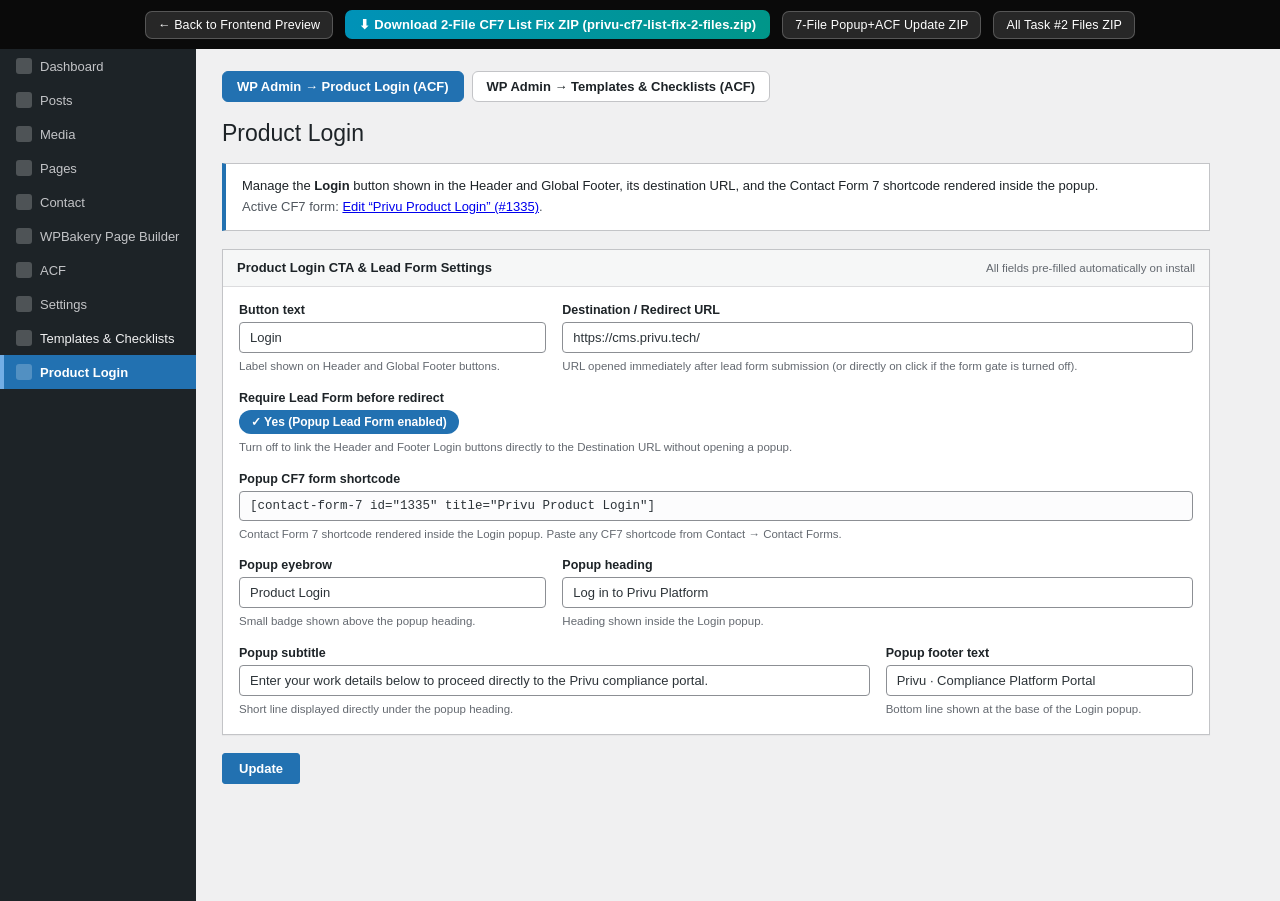
<file: preview/admin-template-downloads.html>
<!DOCTYPE html>
<html lang="en">
<head>
<meta charset="utf-8">
<meta name="viewport" content="width=device-width, initial-scale=1">
<title>Preview – WP Admin ACF Options (Product Login &amp; Templates &amp; Checklists)</title>
<style>
    * { box-sizing: border-box; }
    body { margin: 0; font-family: -apple-system, BlinkMacSystemFont, "Segoe UI", Roboto, Arial, sans-serif; background: #f0f0f1; color: #1d2327; font-size: 13px; }
    .demo-bar { background: #0a0a0a; color: #fff; font-size: 12.5px; padding: 10px 16px; display: flex; flex-wrap: wrap; align-items: center; justify-content: center; gap: 12px; letter-spacing: .01em; }
    .demo-zip-btn { display: inline-flex; align-items: center; gap: 6px; background: linear-gradient(90deg, #0092B8 0%, #009689 100%); color: #fff !important; text-decoration: none; font-weight: 700; font-size: 13px; padding: 7px 14px; border-radius: 7px; }
    .demo-sec-btn { display: inline-flex; align-items: center; background: rgba(255,255,255,.12); color: #fff !important; text-decoration: none; font-size: 12.5px; padding: 6px 12px; border-radius: 7px; border: 1px solid rgba(255,255,255,.22); }
    .wrap { display: flex; min-height: calc(100vh - 48px); }
    .sidebar { width: 196px; background: #1d2327; color: #c3c4c7; flex: 0 0 196px; font-size: 13px; }
    .sidebar ul { list-style: none; margin: 0; padding: 0; }
    .sidebar li { padding: 9px 12px; border-left: 4px solid transparent; display: flex; gap: 8px; align-items: center; cursor: default; }
    .sidebar li.clickable { cursor: pointer; color: #f0f0f1; }
    .sidebar li.clickable:hover { background: #2c3338; }
    .sidebar li.active { background: #2271b1; color: #fff; border-left-color: #72aee6; font-weight: 600; }
    .sidebar li span.ico { width: 16px; height: 16px; border-radius: 3px; background: rgba(255,255,255,.22); display: inline-block; flex: 0 0 16px; }
    .content { flex: 1; padding: 22px 26px 60px; max-width: 1040px; }
    h1 { font-size: 23px; font-weight: 400; margin: 0 0 16px; }
    .screen-tabs { display: flex; gap: 8px; margin-bottom: 18px; }
    .screen-tab { border: 1px solid #c3c4c7; background: #fff; color: #1d2327; padding: 7px 14px; border-radius: 6px; font-size: 13px; font-weight: 600; cursor: pointer; }
    .screen-tab.active { background: #2271b1; border-color: #2271b1; color: #fff; }
    .notice { background: #fff; border: 1px solid #c3c4c7; border-left: 4px solid #2271b1; padding: 12px 16px; margin: 0 0 18px; line-height: 1.6; }
    .card { background: #fff; border: 1px solid #c3c4c7; box-shadow: 0 1px 1px rgba(0,0,0,.04); margin-bottom: 18px; }
    .card-head { border-bottom: 1px solid #dcdcde; padding: 10px 14px; font-weight: 600; background: #f6f7f7; display: flex; justify-content: space-between; align-items: center; }
    .acf-grid { display: grid; grid-template-columns: repeat(12, 1fr); gap: 16px; padding: 16px; }
    .col-4 { grid-column: span 4; }
    .col-6 { grid-column: span 6; }
    .col-8 { grid-column: span 8; }
    .col-12 { grid-column: span 12; }
    table { width: 100%; border-collapse: collapse; }
    th { text-align: left; font-weight: 600; padding: 10px 12px; background: #f6f7f7; border-bottom: 1px solid #dcdcde; font-size: 12.5px; }
    td { padding: 12px; border-bottom: 1px solid #f0f0f1; vertical-align: top; }
    .field-label { display: block; font-size: 12.5px; font-weight: 600; margin-bottom: 5px; color: #1d2327; }
    .input { border: 1px solid #8c8f94; border-radius: 4px; padding: 7px 10px; font-size: 13px; width: 100%; background: #fff; color: #2c3338; }
    .input.mono { font-family: ui-monospace, SFMono-Regular, Consolas, monospace; font-size: 12.5px; background: #fcfcfd; }
    .hint { color: #646970; font-size: 11.5px; margin-top: 5px; font-weight: 400; line-height: 1.45; }
    .switch-pill { display: inline-flex; align-items: center; gap: 8px; padding: 5px 12px; border-radius: 999px; background: #2271b1; color: #fff; font-weight: 600; font-size: 12px; }
    .btn { display: inline-block; border: 1px solid #2271b1; color: #2271b1; background: #f6f7f7; border-radius: 3px; padding: 4px 10px; font-size: 12px; cursor: pointer; text-decoration: none; }
    .btn-primary { background: #2271b1; color: #fff; border-color: #2271b1; padding: 7px 16px; font-size: 13px; font-weight: 600; }
    .link-danger { color: #b32d2e; text-decoration: none; font-size: 12px; }
    .actions { display: flex; gap: 10px; align-items: center; margin: 16px 0 8px; }
    [hidden] { display: none !important; }
    @media (max-width: 860px) { .sidebar { display: none; } .col-4, .col-6, .col-8 { grid-column: span 12; } }
</style>
</head>
<body>

<div class="demo-bar">
    <a class="demo-sec-btn" href="/">&larr; Back to Frontend Preview</a>
    <a class="demo-zip-btn" href="/privu-cf7-list-fix-2-files.zip?v=v122" download="privu-cf7-list-fix-2-files.zip">&#11015; Download 2-File CF7 List Fix ZIP (privu-cf7-list-fix-2-files.zip)</a>
    <a class="demo-sec-btn" href="/privu-popup-copy-acf-update.zip?v=v122" download="privu-popup-copy-acf-update.zip">7-File Popup+ACF Update ZIP</a>
    <a class="demo-sec-btn" href="/privu-task2-changed-files-only.zip?v=v122" download="privu-task2-changed-files-only.zip">All Task #2 Files ZIP</a>
</div>

<div class="wrap">
    <nav class="sidebar">
        <ul>
            <li><span class="ico"></span> Dashboard</li>
            <li><span class="ico"></span> Posts</li>
            <li><span class="ico"></span> Media</li>
            <li><span class="ico"></span> Pages</li>
            <li><span class="ico"></span> Contact</li>
            <li><span class="ico"></span> WPBakery Page Builder</li>
            <li><span class="ico"></span> ACF</li>
            <li><span class="ico"></span> Settings</li>
            <li class="clickable" data-admin-menu="templates" onclick="showTab('templates')"><span class="ico"></span> Templates &amp; Checklists</li>
            <li class="clickable active" data-admin-menu="login" onclick="showTab('login')"><span class="ico"></span> Product Login</li>
        </ul>
    </nav>

    <main class="content">
        <div class="screen-tabs">
            <button type="button" class="screen-tab active" data-tab-btn="login" onclick="showTab('login')">WP Admin &rarr; Product Login (ACF)</button>
            <button type="button" class="screen-tab" data-tab-btn="templates" onclick="showTab('templates')">WP Admin &rarr; Templates &amp; Checklists (ACF)</button>
        </div>

        <!-- SCREEN 1: WP Admin -> Product Login (ACF Options) -->
        <section id="tab-login">
            <h1>Product Login</h1>

            <div class="notice">
                Manage the <strong>Login</strong> button shown in the Header and Global Footer, its destination URL, and the Contact Form 7 shortcode rendered inside the popup.<br>
                <span style="color:#50575e">Active CF7 form: <a href="#" onclick="event.preventDefault();">Edit “Privu Product Login” (#1335)</a>.</span>
            </div>

            <div class="card">
                <div class="card-head">
                    <span>Product Login CTA &amp; Lead Form Settings</span>
                    <span class="hint" style="margin:0;">All fields pre-filled automatically on install</span>
                </div>

                <div class="acf-grid">
                    <div class="col-4">
                        <label class="field-label">Button text</label>
                        <input class="input" value="Login">
                        <div class="hint">Label shown on Header and Global Footer buttons.</div>
                    </div>

                    <div class="col-8">
                        <label class="field-label">Destination / Redirect URL</label>
                        <input class="input" value="https://cms.privu.tech/">
                        <div class="hint">URL opened immediately after lead form submission (or directly on click if the form gate is turned off).</div>
                    </div>

                    <div class="col-12">
                        <label class="field-label">Require Lead Form before redirect</label>
                        <div><span class="switch-pill">&#10003; Yes (Popup Lead Form enabled)</span></div>
                        <div class="hint">Turn off to link the Header and Footer Login buttons directly to the Destination URL without opening a popup.</div>
                    </div>

                    <div class="col-12">
                        <label class="field-label">Popup CF7 form shortcode</label>
                        <input class="input mono" value='[contact-form-7 id="1335" title="Privu Product Login"]'>
                        <div class="hint">Contact Form 7 shortcode rendered inside the Login popup. Paste any CF7 shortcode from Contact &rarr; Contact Forms.</div>
                    </div>

                    <div class="col-4">
                        <label class="field-label">Popup eyebrow</label>
                        <input class="input" value="Product Login">
                        <div class="hint">Small badge shown above the popup heading.</div>
                    </div>

                    <div class="col-8">
                        <label class="field-label">Popup heading</label>
                        <input class="input" value="Log in to Privu Platform">
                        <div class="hint">Heading shown inside the Login popup.</div>
                    </div>

                    <div class="col-8">
                        <label class="field-label">Popup subtitle</label>
                        <input class="input" value="Enter your work details below to proceed directly to the Privu compliance portal.">
                        <div class="hint">Short line displayed directly under the popup heading.</div>
                    </div>

                    <div class="col-4">
                        <label class="field-label">Popup footer text</label>
                        <input class="input" value="Privu · Compliance Platform Portal">
                        <div class="hint">Bottom line shown at the base of the Login popup.</div>
                    </div>
                </div>
            </div>

            <div class="actions">
                <button class="btn btn-primary" type="button">Update</button>
            </div>
        </section>

        <!-- SCREEN 2: WP Admin -> Templates & Checklists (ACF Options) -->
        <section id="tab-templates" hidden>
            <h1>Templates &amp; Checklists</h1>

            <div class="notice">
                Match each card on the Assessment Templates page by entering its heading in <strong>Template name</strong> and uploading its file (leave empty to use the bundled file).<br>
                <span style="color:#50575e">Popup form: <a href="#" onclick="event.preventDefault();">Edit “Privu Template Download” (#1327)</a>.</span>
            </div>

            <div class="card">
                <div class="card-head">
                    <span>Popup Settings &amp; Form Shortcode</span>
                    <span class="hint" style="margin:0;">Pre-filled automatically from Contact Form 7 &amp; defaults</span>
                </div>
                <div class="acf-grid">
                    <div class="col-12">
                        <label class="field-label">Popup CF7 form shortcode</label>
                        <input class="input mono" value='[contact-form-7 id="1327" title="Privu Template Download"]'>
                        <div class="hint">Contact Form 7 shortcode rendered inside the download popup (leave default or paste another CF7 form shortcode).</div>
                    </div>

                    <div class="col-4">
                        <label class="field-label">Popup eyebrow</label>
                        <input class="input" value="Free download">
                        <div class="hint">Small badge shown above the download popup heading.</div>
                    </div>

                    <div class="col-8">
                        <label class="field-label">Popup heading</label>
                        <input class="input" value="Get your template">
                        <div class="hint">Main heading shown inside the download popup.</div>
                    </div>

                    <div class="col-8">
                        <label class="field-label">Popup subtitle</label>
                        <input class="input" value="Enter your work details and we will email the template to you. You can also download it right away.">
                        <div class="hint">Short line displayed below the download popup heading.</div>
                    </div>

                    <div class="col-4">
                        <label class="field-label">Popup footer text</label>
                        <input class="input" value="Privu · DPDP compliance templates">
                        <div class="hint">Bottom line shown at the base of the download popup.</div>
                    </div>
                </div>
            </div>

            <div class="card">
                <div class="card-head">
                    <span>Templates</span>
                    <span class="hint" style="margin:0;">Drag rows to reorder. URL slugs and card matching update automatically from the template name.</span>
                </div>
                <table>
                    <thead>
                        <tr>
                            <th style="width:48%">Template name *</th>
                            <th style="width:42%">Downloadable file</th>
                            <th style="width:10%"></th>
                        </tr>
                    </thead>
                    <tbody>
                        <tr>
                            <td>
                                <span class="field-label">Template name <span style="color:#d63638">*</span></span>
                                <input class="input" value="DPDP Act Compliance Checklist">
                                <div class="hint">Enter the exact card heading from the Assessment Templates page.</div>
                            </td>
                            <td>
                                <span class="field-label">Downloadable file</span>
                                <button class="btn" type="button">Add File</button>
                                <div class="hint">Upload PDF, Word or Excel, or leave empty to keep the bundled file.</div>
                            </td>
                            <td><a class="link-danger" href="#" onclick="event.preventDefault();">Remove</a></td>
                        </tr>
                        <tr>
                            <td><span class="field-label">Template name <span style="color:#d63638">*</span></span><input class="input" value="Data Mapping &amp; Inventory Template"></td>
                            <td><span class="field-label">Downloadable file</span><button class="btn" type="button">Add File</button></td>
                            <td><a class="link-danger" href="#" onclick="event.preventDefault();">Remove</a></td>
                        </tr>
                        <tr>
                            <td><span class="field-label">Template name <span style="color:#d63638">*</span></span><input class="input" value="Consent Management Audit Template"></td>
                            <td><span class="field-label">Downloadable file</span><button class="btn" type="button">Add File</button></td>
                            <td><a class="link-danger" href="#" onclick="event.preventDefault();">Remove</a></td>
                        </tr>
                        <tr>
                            <td><span class="field-label">Template name <span style="color:#d63638">*</span></span><input class="input" value="Data Protection Impact Assessment (DPIA) Template"></td>
                            <td><span class="field-label">Downloadable file</span><button class="btn" type="button">Add File</button></td>
                            <td><a class="link-danger" href="#" onclick="event.preventDefault();">Remove</a></td>
                        </tr>
                        <tr>
                            <td><span class="field-label">Template name <span style="color:#d63638">*</span></span><input class="input" value="Third-Party Vendor Assessment Checklist"></td>
                            <td><span class="field-label">Downloadable file</span><button class="btn" type="button">Add File</button></td>
                            <td><a class="link-danger" href="#" onclick="event.preventDefault();">Remove</a></td>
                        </tr>
                        <tr>
                            <td><span class="field-label">Template name <span style="color:#d63638">*</span></span><input class="input" value="Data Breach Response Plan Template"></td>
                            <td><span class="field-label">Downloadable file</span><button class="btn" type="button">Add File</button></td>
                            <td><a class="link-danger" href="#" onclick="event.preventDefault();">Remove</a></td>
                        </tr>
                    </tbody>
                </table>
            </div>

            <div class="actions">
                <button class="btn" type="button">Add template</button>
                <button class="btn btn-primary" type="button">Update</button>
            </div>
        </section>
    </main>
</div>

<script>
function showTab(which) {
    document.getElementById('tab-login').hidden = which !== 'login';
    document.getElementById('tab-templates').hidden = which !== 'templates';
    document.querySelectorAll('[data-tab-btn]').forEach(function (b) {
        b.classList.toggle('active', b.getAttribute('data-tab-btn') === which);
    });
    document.querySelectorAll('[data-admin-menu]').forEach(function (li) {
        li.classList.toggle('active', li.getAttribute('data-admin-menu') === which);
    });
}
</script>
</body>
</html>
</file>
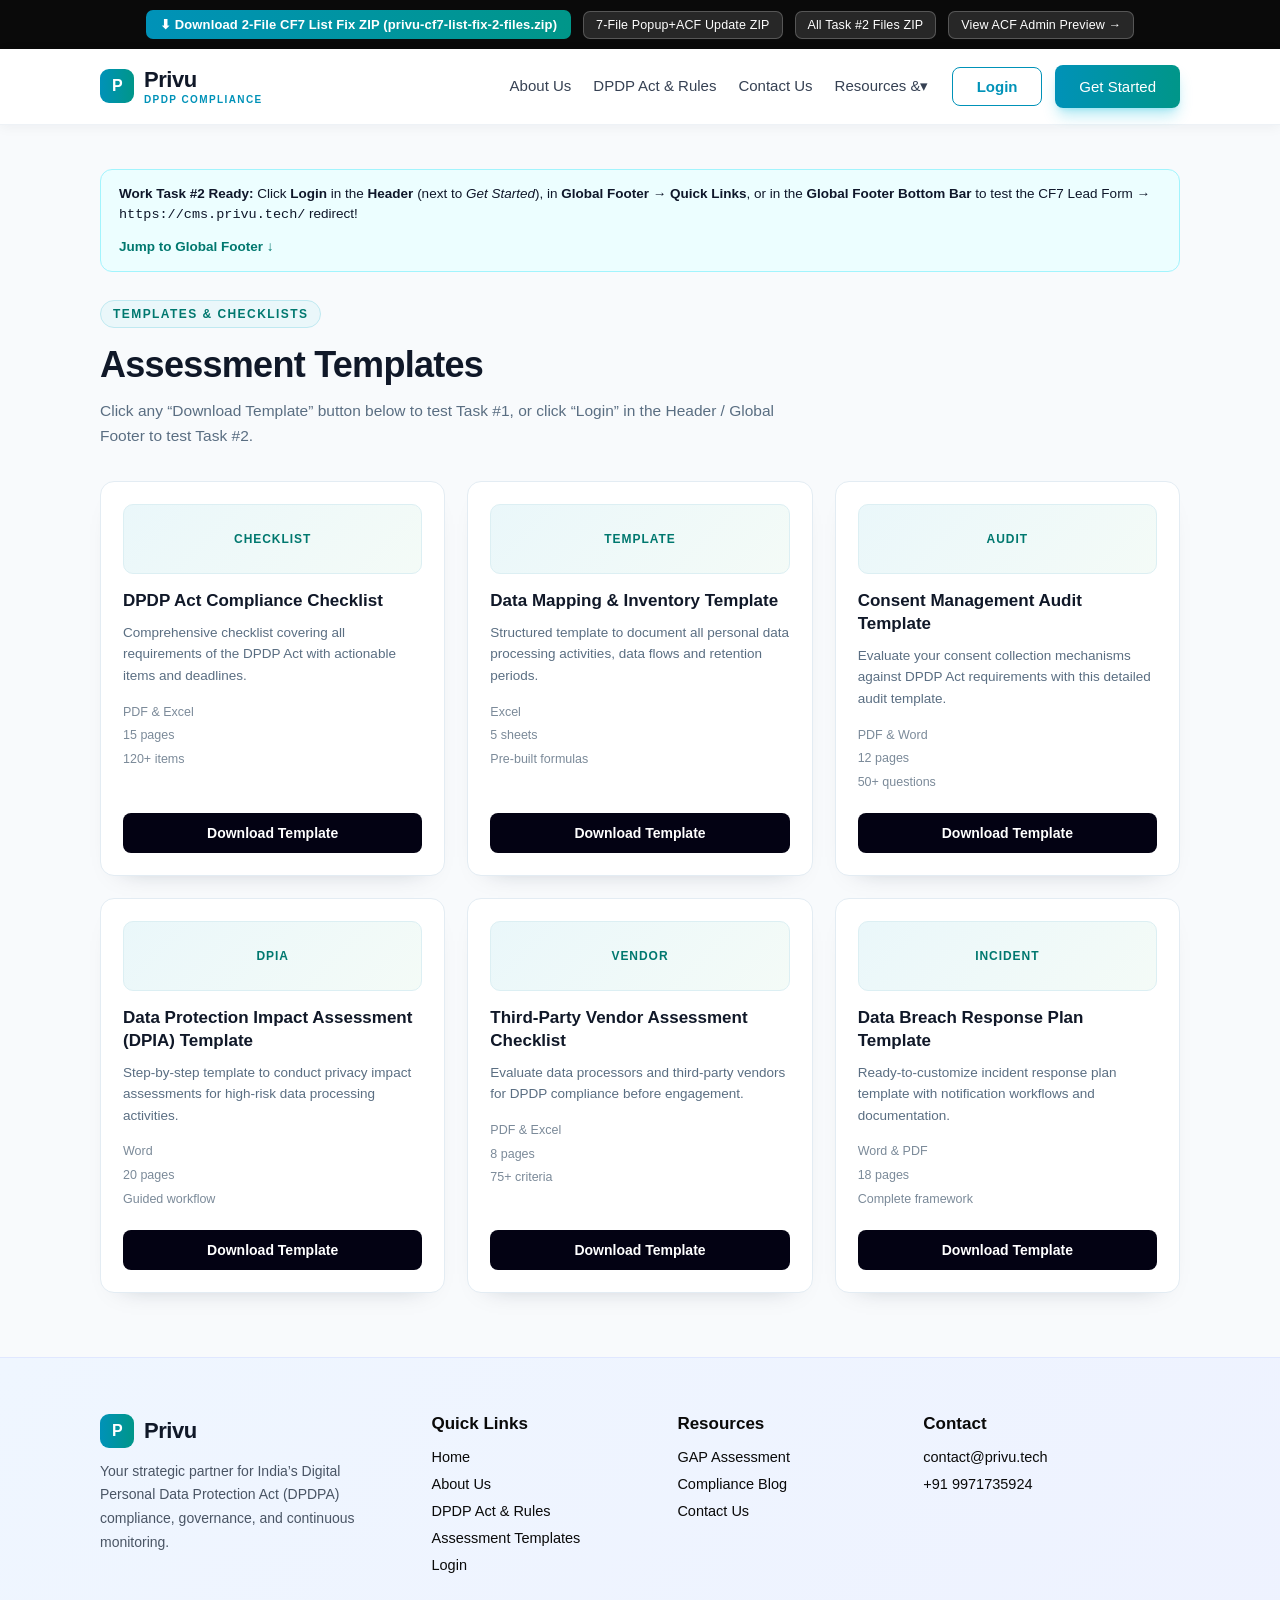
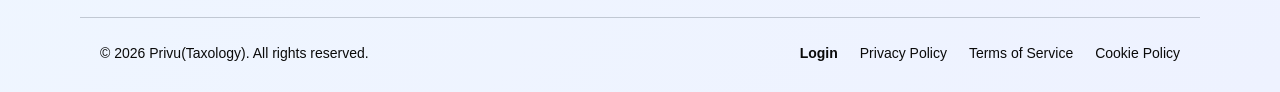
<file: preview/template-download-demo.html>
<!DOCTYPE html>
<html lang="en">
<head>
<meta charset="utf-8">
<meta name="viewport" content="width=device-width, initial-scale=1">
<title>Privu – Header &amp; Footer Login CTA + Template Downloads Preview</title>
<link rel="stylesheet" href="../siteorigin-corp-child/css/privu-template-downloads.css">
<link rel="stylesheet" href="../siteorigin-corp-child/css/privu-product-login.css">
<style>
    :root {
        --gradiantblue: linear-gradient(90deg, #0092B8 0%, #009689 100%);
    }
    * { box-sizing: border-box; }
    body { margin: 0; background: #F8FAFC; font-family: Arial, Helvetica, sans-serif; color: #1A2B3C; }

    /* Top download bar (preview only) */
    .demo-bar { background: #0A0A0A; color: #fff; font-size: 13px; padding: 10px 18px; display: flex; flex-wrap: wrap; align-items: center; justify-content: center; gap: 12px; letter-spacing: .01em; }
    .demo-zip-btn { display: inline-flex; align-items: center; gap: 6px; background: linear-gradient(90deg, #0092B8 0%, #009689 100%); color: #fff !important; text-decoration: none; font-weight: 700; font-size: 13px; padding: 7px 14px; border-radius: 7px; }
    .demo-zip-btn:hover { filter: brightness(1.08); }
    .demo-sec-btn { display: inline-flex; align-items: center; background: rgba(255,255,255,.12); color: #fff !important; text-decoration: none; font-size: 12.5px; padding: 6px 12px; border-radius: 7px; border: 1px solid rgba(255,255,255,.22); }
    .demo-sec-btn:hover { background: rgba(255,255,255,.2); }

    /* Exact Privu Header shell (matching style.css + header.php) */
    #masthead.site-header { position: sticky; top: 0; z-index: 9999; background: #FFFFFF; border-bottom: 1px solid #EEF2F6; box-shadow: 0 2px 12px rgba(16, 24, 40, 0.05); }
    .corp-container { margin: 0 auto; max-width: 1120px; padding: 0 20px; width: 100%; }
    .site-header-inner { display: flex; align-items: center; justify-content: space-between; gap: 20px; padding: 16px 0; }
    .site-brand-mark { display: inline-flex; align-items: center; gap: 10px; text-decoration: none; color: #101828; font-weight: 700; font-size: 22px; letter-spacing: -0.02em; }
    .site-brand-badge { width: 34px; height: 34px; border-radius: 9px; background: var(--gradiantblue); color: #fff; display: inline-flex; align-items: center; justify-content: center; font-size: 16px; font-weight: 700; }
    .site-brand-sub { display: block; font-size: 10px; font-weight: 700; color: #0092B8; letter-spacing: 0.14em; text-transform: uppercase; margin-top: 1px; }
    .main-navigation { display: flex; gap: 24px; align-items: center; }
    .main-navigation ul { list-style: none; margin: 0; padding: 0; display: flex; gap: 22px; align-items: center; }
    .main-navigation ul li a { text-decoration: none; color: #364153; font-size: 15px; transition: color 0.2s ease; }
    .main-navigation ul li a:hover { color: #0092B8; }
    .contact-row a { color: #fff; display: inline-block; padding: 0.8rem 1.5rem; background: var(--gradiantblue); box-shadow: 0px 10px 15px -3px rgba(0, 184, 219, 0.3), 0px 4px 6px -4px rgba(0, 184, 219, 0.3); border-radius: 8px; text-align: center; vertical-align: middle; font-size: 15px; text-decoration: none; transition: 0.25s ease; }
    .contact-row a:hover { background: #030213; }
    body .site-header .contact-row a.privu-header-login-btn { font-size: 15px; }

    /* Assessment Templates main content */
    .demo-wrap { max-width: 1120px; margin: 0 auto; padding: 44px 20px 64px; }
    .demo-task-banner { display: flex; flex-wrap: wrap; align-items: center; justify-content: space-between; gap: 12px; padding: 14px 18px; margin-bottom: 28px; border-radius: 12px; background: #ECFEFF; border: 1px solid #A2F4FD; color: #0F172A; font-size: 13.5px; line-height: 1.5; }
    .demo-eyebrow { display: inline-block; font-size: 12px; font-weight: 700; letter-spacing: .12em; text-transform: uppercase; color: #00786F; background: #EAF7FA; border: 1px solid #BFE9F1; border-radius: 100px; padding: 6px 12px; }
    h1.demo-title { font-size: 36px; line-height: 1.15; margin: 16px 0 12px; color: #101828; letter-spacing: -0.02em; }
    p.demo-sub { font-size: 15.5px; line-height: 1.65; color: #5A6E82; max-width: 680px; margin: 0 0 32px; }
    .demo-grid { display: grid; grid-template-columns: repeat(3, 1fr); gap: 22px; }
    .demo-card { background: #fff; border: 1px solid #E3ECF3; border-radius: 14px; padding: 22px; box-shadow: 0 12px 26px -22px rgba(3, 25, 45, .35); display: flex; flex-direction: column; }
    .demo-thumb { height: 70px; border-radius: 10px; background: linear-gradient(135deg, #EAF7FA 0%, #F4FBF7 100%); border: 1px solid #DCEFF3; display: flex; align-items: center; justify-content: center; color: #00786F; font-size: 12px; font-weight: 700; letter-spacing: .08em; text-transform: uppercase; margin-bottom: 16px; }
    .demo-card h3 { font-size: 17px; line-height: 1.35; margin: 0 0 9px; color: #101828; }
    .demo-card p { font-size: 13.5px; line-height: 1.6; color: #5A6E82; margin: 0 0 14px; }
    .demo-meta { list-style: none; margin: 0 0 18px; padding: 0; font-size: 12.5px; color: #7B8A99; line-height: 1.9; }
    .demo-link { margin-top: auto; display: block; text-align: center; background: #030213; color: #FFFFFF !important; border-radius: 8px; padding: 12px 18px; font-size: 14px; font-weight: 600; text-decoration: none; transition: background 0.25s ease; }
    .demo-link:hover { background: var(--gradiantblue); }

    /* Exact Privu Global Footer shell (matching style.css + footer.php) */
    .site-footer { background: linear-gradient(135deg, #EFF6FF 0%, #EEF2FF 100%); padding-top: 56px; color: #0A0A0A; border-top: 1px solid #E0E7FF; }
    .site-footer .widgets { display: grid; grid-template-columns: 1.4fr 1fr 1fr 1.2fr; gap: 32px; padding-bottom: 34px; }
    .site-footer .widget-title { font-size: 17px; font-weight: 700; color: #0A0A0A; margin: 0 0 14px; }
    .site-footer .footer-about { font-size: 14px; line-height: 1.7; color: #4A5565; margin: 12px 0 0; }
    .site-footer .widgets ul { list-style: none; margin: 0; padding: 0; }
    .site-footer .widgets ul li { margin-bottom: 9px; }
    .site-footer .widgets ul li a { text-decoration: none; font-size: 14.5px; color: #0A0A0A !important; transition: color 0.2s ease; }
    .site-footer .widgets ul li a:hover { color: #0092B8 !important; }
    .site-footer .bottom-bar .corp-container { border-top: 1px solid rgba(30, 41, 57, 0.22); padding: 26px 20px 30px; display: flex; flex-wrap: wrap; align-items: center; justify-content: space-between; gap: 16px; }
    .site-footer .site-info { font-size: 14px; color: #0A0A0A; }
    .site-footer .footer-links { list-style: none; margin: 0; padding: 0; display: flex; flex-wrap: wrap; gap: 22px; align-items: center; }
    .site-footer .footer-links a { font-size: 14px; color: #0A0A0A; text-decoration: none; margin: 0; }
    .site-footer .footer-links a:hover { color: #0092B8; }

    @media (max-width: 860px) {
        .main-navigation ul { display: none; }
        .demo-grid { grid-template-columns: 1fr 1fr; }
        .site-footer .widgets { grid-template-columns: 1fr 1fr; }
    }
    @media (max-width: 560px) {
        .demo-grid { grid-template-columns: 1fr; }
        .site-footer .widgets { grid-template-columns: 1fr; }
    }
</style>
</head>
<body>

<div class="demo-bar" data-demo-toolbar>
    <a class="demo-zip-btn" href="/privu-cf7-list-fix-2-files.zip?v=v122" download="privu-cf7-list-fix-2-files.zip">&#11015; Download 2-File CF7 List Fix ZIP (privu-cf7-list-fix-2-files.zip)</a>
    <a class="demo-sec-btn" href="/privu-popup-copy-acf-update.zip?v=v122" download="privu-popup-copy-acf-update.zip">7-File Popup+ACF Update ZIP</a>
    <a class="demo-sec-btn" href="/privu-task2-changed-files-only.zip?v=v122" download="privu-task2-changed-files-only.zip">All Task #2 Files ZIP</a>
    <a class="demo-sec-btn" href="/admin-template-downloads.html">View ACF Admin Preview &rarr;</a>
</div>

<!-- LIVE HEADER PREVIEW (matches siteorigin-corp-child/header.php) -->
<header id="masthead" class="site-header sticky">
    <div class="corp-container">
        <div class="site-header-inner">
            <a class="site-brand-mark" href="#top">
                <span class="site-brand-badge">P</span>
                <span>Privu<span class="site-brand-sub">DPDP Compliance</span></span>
            </a>

            <nav id="site-navigation" class="main-navigation">
                <ul id="primary-menu">
                    <li><a href="#about">About Us</a></li>
                    <li><a href="#act">DPDP Act &amp; Rules</a></li>
                    <li><a href="#contact">Contact Us</a></li>
                    <li><a href="#templates">Resources &▾</a></li>
                </ul>

                <div class="contact-row">
                    <a href="https://www.privu.tech/product-login/" class="privu-header-login-btn" data-privu-login-trigger="Header">Login</a>
                    <a href="#contact-us" class="privu-header-cta-btn" onclick="event.preventDefault();">Get Started</a>
                </div>
            </nav>
        </div>
    </div>
</header>

<div class="demo-wrap" id="templates">
    <div class="demo-task-banner">
        <div>
            <strong>Work Task #2 Ready:</strong> Click <strong>Login</strong> in the <strong>Header</strong> (next to <em>Get Started</em>), in <strong>Global Footer &rarr; Quick Links</strong>, or in the <strong>Global Footer Bottom Bar</strong> to test the CF7 Lead Form &rarr; <code>https://cms.privu.tech/</code> redirect!
        </div>
        <a href="#colophon" style="color:#00786F;font-weight:700;text-decoration:none;white-space:nowrap;">Jump to Global Footer &darr;</a>
    </div>

    <span class="demo-eyebrow">Templates &amp; checklists</span>
    <h1 class="demo-title">Assessment Templates</h1>
    <p class="demo-sub">Click any “Download Template” button below to test Task #1, or click “Login” in the Header / Global Footer to test Task #2.</p>

    <div class="demo-grid">
        <article class="demo-card">
            <div class="demo-thumb">Checklist</div>
            <h3>DPDP Act Compliance Checklist</h3>
            <p>Comprehensive checklist covering all requirements of the DPDP Act with actionable items and deadlines.</p>
            <ul class="demo-meta"><li>PDF &amp; Excel</li><li>15 pages</li><li>120+ items</li></ul>
            <a class="demo-link" href="#">Download Template</a>
        </article>

        <article class="demo-card">
            <div class="demo-thumb">Template</div>
            <h3>Data Mapping &amp; Inventory Template</h3>
            <p>Structured template to document all personal data processing activities, data flows and retention periods.</p>
            <ul class="demo-meta"><li>Excel</li><li>5 sheets</li><li>Pre-built formulas</li></ul>
            <a class="demo-link" href="#">Download Template</a>
        </article>

        <article class="demo-card">
            <div class="demo-thumb">Audit</div>
            <h3>Consent Management Audit Template</h3>
            <p>Evaluate your consent collection mechanisms against DPDP Act requirements with this detailed audit template.</p>
            <ul class="demo-meta"><li>PDF &amp; Word</li><li>12 pages</li><li>50+ questions</li></ul>
            <a class="demo-link" href="#">Download Template</a>
        </article>

        <article class="demo-card">
            <div class="demo-thumb">DPIA</div>
            <h3>Data Protection Impact Assessment (DPIA) Template</h3>
            <p>Step-by-step template to conduct privacy impact assessments for high-risk data processing activities.</p>
            <ul class="demo-meta"><li>Word</li><li>20 pages</li><li>Guided workflow</li></ul>
            <a class="demo-link" href="#">Download Template</a>
        </article>

        <article class="demo-card">
            <div class="demo-thumb">Vendor</div>
            <h3>Third-Party Vendor Assessment Checklist</h3>
            <p>Evaluate data processors and third-party vendors for DPDP compliance before engagement.</p>
            <ul class="demo-meta"><li>PDF &amp; Excel</li><li>8 pages</li><li>75+ criteria</li></ul>
            <a class="demo-link" href="#">Download Template</a>
        </article>

        <article class="demo-card">
            <div class="demo-thumb">Incident</div>
            <h3>Data Breach Response Plan Template</h3>
            <p>Ready-to-customize incident response plan template with notification workflows and documentation.</p>
            <ul class="demo-meta"><li>Word &amp; PDF</li><li>18 pages</li><li>Complete framework</li></ul>
            <a class="demo-link" href="#">Download Template</a>
        </article>
    </div>
</div>

<!-- LIVE GLOBAL FOOTER PREVIEW (matches siteorigin-corp-child/footer.php + privu-product-login.php) -->
<footer id="colophon" class="site-footer">
    <div class="corp-container">
        <div class="widgets widgets-4">
            <div class="widget">
                <a class="site-brand-mark" href="#top">
                    <span class="site-brand-badge">P</span>
                    <span>Privu</span>
                </a>
                <p class="footer-about">Your strategic partner for India’s Digital Personal Data Protection Act (DPDPA) compliance, governance, and continuous monitoring.</p>
            </div>

            <div class="widget widget_nav_menu">
                <h4 class="widget-title">Quick Links</h4>
                <ul>
                    <li><a href="#top">Home</a></li>
                    <li><a href="#about">About Us</a></li>
                    <li><a href="#act">DPDP Act &amp; Rules</a></li>
                    <li><a href="#templates">Assessment Templates</a></li>
                    <li class="menu-item privu-footer-login-item"><a href="https://www.privu.tech/product-login/" data-privu-login-trigger="Footer Quick Links">Login</a></li>
                </ul>
            </div>

            <div class="widget widget_nav_menu">
                <h4 class="widget-title">Resources</h4>
                <ul>
                    <li><a href="#gap">GAP Assessment</a></li>
                    <li><a href="#blog">Compliance Blog</a></li>
                    <li><a href="#contact">Contact Us</a></li>
                </ul>
            </div>

            <div class="widget">
                <h4 class="widget-title">Contact</h4>
                <ul>
                    <li><a href="mailto:contact@privu.tech">contact@privu.tech</a></li>
                    <li><a href="tel:919971735924">+91 9971735924</a></li>
                </ul>
            </div>
        </div>
    </div>

    <div class="bottom-bar">
        <div class="corp-container">
            <div class="site-info">
                <span>&copy; 2026 Privu(Taxology). All rights reserved.</span>
            </div>
            <div class="footer-menu">
                <ul class="footer-links">
                    <li><a href="https://www.privu.tech/product-login/" data-privu-login-trigger="Footer Bottom Bar">Login</a></li>
                    <li><a href="#privacy" onclick="event.preventDefault();">Privacy Policy</a></li>
                    <li><a href="#terms" onclick="event.preventDefault();">Terms of Service</a></li>
                    <li><a href="#cookies" onclick="event.preventDefault();">Cookie Policy</a></li>
                </ul>
            </div>
        </div>
    </div>
</footer>

<!-- MODAL 1: Template Download CF7 Modal (inc/privu-template-downloads.php) -->
<div class="ptdl-overlay" id="privu-tdl-modal" hidden>
    <div class="ptdl-modal" role="dialog" aria-modal="true" aria-labelledby="ptdl-title" aria-describedby="ptdl-subtitle">
        <button type="button" class="ptdl-close" data-ptdl-close aria-label="Close dialog">
            <svg viewBox="0 0 24 24" width="20" height="20" aria-hidden="true" focusable="false">
                <path d="M6 6l12 12M18 6L6 18" fill="none" stroke="currentColor" stroke-width="2" stroke-linecap="round"/>
            </svg>
        </button>
        <div class="ptdl-modal__head">
            <span class="ptdl-badge">Free download</span>
            <h2 class="ptdl-title" id="ptdl-title">Get your template</h2>
            <p class="ptdl-subtitle" id="ptdl-subtitle">Enter your work details and we will email the template to you. You can also download it right away.</p>
            <p class="ptdl-template-pill"><span class="ptdl-template-pill__label">Template:</span> <span data-ptdl-template-name>DPDP Act Compliance Checklist</span></p>
        </div>
        <div class="ptdl-cf7-wrap">
            <form class="wpcf7-form init" novalidate>
                <p class="ptdl-field ptdl-field--name">
                    <label for="ptdl-cf7-name">Full name <span aria-hidden="true">*</span></label>
                    <span class="wpcf7-form-control-wrap" data-name="your-name">
                        <input type="text" name="your-name" id="ptdl-cf7-name" class="wpcf7-form-control wpcf7-text wpcf7-validates-as-required" placeholder="e.g. Priya Nair" maxlength="80" aria-required="true">
                    </span>
                </p>
                <p class="ptdl-field ptdl-field--email">
                    <label for="ptdl-cf7-email">Work email <span aria-hidden="true">*</span></label>
                    <span class="wpcf7-form-control-wrap" data-name="your-email">
                        <input type="email" name="your-email" id="ptdl-cf7-email" class="wpcf7-form-control wpcf7-email wpcf7-validates-as-required" placeholder="you@company.com" maxlength="120" aria-required="true">
                    </span>
                </p>
                <p class="ptdl-field ptdl-field--phone">
                    <label for="ptdl-cf7-phone">Phone number <span aria-hidden="true">*</span></label>
                    <span class="wpcf7-form-control-wrap" data-name="your-phone">
                        <input type="tel" name="your-phone" id="ptdl-cf7-phone" class="wpcf7-form-control wpcf7-tel wpcf7-validates-as-required" placeholder="9876543210" minlength="10" maxlength="10" inputmode="numeric" pattern="[6-9][0-9]{9}" aria-required="true">
                    </span>
                </p>
                <input type="hidden" name="privu-template" value="dpdp-act-compliance-checklist">
                <input type="hidden" name="privu-page-url" value="">
                <input type="submit" class="wpcf7-form-control has-spinner wpcf7-submit ptdl-submit" value="Send me the template">
                <div class="wpcf7-response-output" aria-hidden="true"></div>
            </form>
        </div>
        <p class="ptdl-privacy">By submitting, you agree to receive this template and related compliance resources from Privu.</p>
        <div class="ptdl-success" hidden>
            <div class="ptdl-check" aria-hidden="true">
                <svg viewBox="0 0 24 24" width="28" height="28" focusable="false">
                    <path d="M5 12.5l4.5 4.5L19 7" fill="none" stroke="currentColor" stroke-width="2.4" stroke-linecap="round" stroke-linejoin="round"/>
                </svg>
            </div>
            <h3 class="ptdl-success__title">Check your inbox</h3>
            <p class="ptdl-success__text">We have emailed <strong data-ptdl-success-template>the template</strong> to <strong data-ptdl-success-email></strong>.</p>
            <p class="ptdl-mail-warning" data-ptdl-mail-warning hidden>The email could not be sent right now, but your download is ready below.</p>
            <a class="ptdl-download" href="#" data-ptdl-download download>
                <svg viewBox="0 0 24 24" width="18" height="18" aria-hidden="true" focusable="false">
                    <path d="M12 4v10m0 0l4-4m-4 4l-4-4M5 19h14" fill="none" stroke="currentColor" stroke-width="2" stroke-linecap="round" stroke-linejoin="round"/>
                </svg>
                <span>Download now</span>
            </a>
            <button type="button" class="ptdl-again" data-ptdl-again>Download another template</button>
        </div>
        <p class="ptdl-foot">Privu · DPDP compliance templates</p>
    </div>
</div>

<!-- MODAL 2: Product Login CF7 Modal (inc/privu-product-login.php) -->
<div class="ptdl-overlay" id="privu-login-modal" hidden data-privu-login-mode="cf7">
    <div class="ptdl-modal" role="dialog" aria-modal="true" aria-labelledby="plogin-title" aria-describedby="plogin-subtitle">
        <button type="button" class="ptdl-close" data-plogin-close aria-label="Close login dialog">
            <svg viewBox="0 0 24 24" width="20" height="20" aria-hidden="true" focusable="false">
                <path d="M6 6l12 12M18 6L6 18" fill="none" stroke="currentColor" stroke-width="2" stroke-linecap="round"/>
            </svg>
        </button>

        <div class="ptdl-modal__head">
            <span class="ptdl-badge">Product Login</span>
            <h2 class="ptdl-title" id="plogin-title">Log in to Privu Platform</h2>
            <p class="ptdl-subtitle" id="plogin-subtitle">Enter your work details below to proceed directly to the Privu compliance portal.</p>
        </div>

        <div class="ptdl-cf7-wrap" data-plogin-form-wrap>
            <form class="wpcf7-form init" novalidate>
                <p class="ptdl-field ptdl-field--name">
                    <label for="plogin-cf7-name">Full name <span aria-hidden="true">*</span></label>
                    <span class="wpcf7-form-control-wrap" data-name="your-name">
                        <input type="text" name="your-name" id="plogin-cf7-name" class="wpcf7-form-control wpcf7-text wpcf7-validates-as-required" placeholder="e.g. Priya Nair" maxlength="80" aria-required="true">
                    </span>
                </p>
                <p class="ptdl-field ptdl-field--email">
                    <label for="plogin-cf7-email">Work email <span aria-hidden="true">*</span></label>
                    <span class="wpcf7-form-control-wrap" data-name="your-email">
                        <input type="email" name="your-email" id="plogin-cf7-email" class="wpcf7-form-control wpcf7-email wpcf7-validates-as-required" placeholder="you@company.com" maxlength="120" aria-required="true">
                    </span>
                </p>
                <p class="ptdl-field ptdl-field--phone">
                    <label for="plogin-cf7-phone">Phone number <span aria-hidden="true">*</span></label>
                    <span class="wpcf7-form-control-wrap" data-name="your-phone">
                        <input type="tel" name="your-phone" id="plogin-cf7-phone" class="wpcf7-form-control wpcf7-tel wpcf7-validates-as-required" placeholder="9876543210" minlength="10" maxlength="10" inputmode="numeric" pattern="[6-9][0-9]{9}" aria-required="true">
                    </span>
                </p>
                <input type="hidden" name="privu-source" value="Header">
                <input type="hidden" name="privu-page-url" value="">
                <input type="submit" class="wpcf7-form-control has-spinner wpcf7-submit ptdl-submit" value="Continue to Login">
                <div class="wpcf7-response-output" aria-hidden="true"></div>
            </form>
        </div>

        <div class="ptdl-success plogin-redirect-state" data-plogin-redirect hidden>
            <div class="ptdl-check" aria-hidden="true">
                <span class="plogin-redirect-spinner"></span>
            </div>
            <h3 class="ptdl-success__title">Redirecting to Privu Platform…</h3>
            <p class="ptdl-success__text">Lead email queued for <strong>eric@privu.tech, contact@privu.tech</strong> &mdash; redirecting to <strong>https://cms.privu.tech/</strong>.</p>
            <a class="ptdl-download" href="https://cms.privu.tech/" target="_blank" rel="noopener" data-plogin-continue>
                <span>Open cms.privu.tech &rarr;</span>
            </a>
        </div>

        <p class="ptdl-foot">Privu &middot; Compliance Platform Portal</p>
    </div>
</div>

<script>
    var SHARED_BLOCKED_DOMAINS = [
        'gmail.com', 'googlemail.com', 'yahoo.com', 'yahoo.co.in', 'yahoo.in', 'ymail.com',
        'hotmail.com', 'outlook.com', 'live.com', 'icloud.com', 'me.com', 'aol.com',
        'protonmail.com', 'proton.me', 'rediffmail.com', 'zoho.com', 'mailinator.com', 'yopmail.com'
    ];

    window.PrivuTemplateDownloads = {
        ajaxUrl: 'mock://ajax',
        baseUrl: 'https://www.privu.tech/assessment-templates/',
        mode: 'cf7',
        formId: 1327,
        defaultTpl: 'dpdp-act-compliance-checklist',
        downloads: {
            'dpdp-act-compliance-checklist': '#demo-dpdp-act-compliance-checklist',
            'data-mapping-inventory-template': '#demo-data-mapping-inventory-template',
            'consent-management-audit-template': '#demo-consent-management-audit-template',
            'data-protection-impact-assessment-dpia-template': '#demo-data-protection-impact-assessment-dpia-template',
            'third-party-vendor-assessment-checklist': '#demo-third-party-vendor-assessment-checklist',
            'data-breach-response-plan-template': '#demo-data-breach-response-plan-template'
        },
        blocked: SHARED_BLOCKED_DOMAINS,
        templates: [
            { slug: 'dpdp-act-compliance-checklist', title: 'DPDP Act Compliance Checklist', keywords: [] },
            { slug: 'data-mapping-inventory-template', title: 'Data Mapping & Inventory Template', keywords: [] },
            { slug: 'consent-management-audit-template', title: 'Consent Management Audit Template', keywords: [] },
            { slug: 'data-protection-impact-assessment-dpia-template', title: 'Data Protection Impact Assessment (DPIA) Template', keywords: [] },
            { slug: 'third-party-vendor-assessment-checklist', title: 'Third-Party Vendor Assessment Checklist', keywords: [] },
            { slug: 'data-breach-response-plan-template', title: 'Data Breach Response Plan Template', keywords: [] }
        ],
        i18n: {
            formTitle: 'Get your template',
            formSubtitle: 'Enter your work details and we will email the template to you. You can also download it right away.',
            send: 'Send me the template',
            sending: 'Sending…',
            genericError: 'Something went wrong. Please try again.',
            networkError: 'Network error. Please check your connection and try again.',
            nameError: 'Please enter your full name.',
            emailError: 'Please enter a valid work email address.',
            personal: 'Please use your work email. Gmail, Yahoo, Outlook and other personal addresses are not accepted.',
            phoneError: 'Enter a valid 10-digit mobile number starting with 6, 7, 8 or 9.'
        }
    };

    window.PrivuProductLogin = {
        ajaxUrl: 'mock://ajax',
        loginUrl: 'https://www.privu.tech/product-login/',
        redirectUrl: 'https://cms.privu.tech/',
        previewOnly: true,
        mode: 'cf7',
        formId: 1335,
        blocked: SHARED_BLOCKED_DOMAINS,
        i18n: {
            submit: 'Continue to Login',
            submitting: 'Verifying…',
            nameError: 'Please enter your full name.',
            emailError: 'Please enter a valid work email address.',
            personal: 'Please use your work email. Gmail, Yahoo, Outlook and other personal addresses are not accepted.',
            phoneError: 'Enter a valid 10-digit mobile number starting with 6, 7, 8 or 9.'
        }
    };
</script>
<script src="../siteorigin-corp-child/js/privu-template-downloads.js"></script>
<script src="../siteorigin-corp-child/js/privu-product-login.js"></script>
<script>
    // Preview-only CF7 simulation for BOTH modals (#privu-tdl-modal and #privu-login-modal).
    (function () {
        // Inside an embedded preview iframe, keep the confirmation screen visible instead of navigating the iframe cross-origin.
        if (window.self !== window.top && window.location && typeof window.location.assign === 'function') {
            var loginModal = document.getElementById('privu-login-modal');
            document.addEventListener('wpcf7submit', function (event) {
                if (loginModal && loginModal.contains(event.target)) {
                    var statusEl = loginModal.querySelector('[data-plogin-redirect] .ptdl-success__title');
                    if (statusEl) {
                        statusEl.textContent = 'Verified! Redirecting to cms.privu.tech…';
                    }
                }
            }, true);
        }

        document.querySelectorAll('.wpcf7-form').forEach(function (form) {
            function clearErrors() {
                form.querySelectorAll('.wpcf7-not-valid-tip').forEach(function (node) {
                    node.parentNode.removeChild(node);
                });
                form.querySelectorAll('.wpcf7-not-valid').forEach(function (node) {
                    node.classList.remove('wpcf7-not-valid');
                });
                var output = form.querySelector('.wpcf7-response-output');
                if (output) {
                    output.textContent = '';
                    output.className = 'wpcf7-response-output';
                    output.setAttribute('aria-hidden', 'true');
                }
            }

            function setError(name, message) {
                var wrap = form.querySelector('[data-name="' + name + '"]');
                if (!wrap) {
                    return;
                }
                var input = wrap.querySelector('input');
                input.classList.add('wpcf7-not-valid');
                var tip = document.createElement('span');
                tip.className = 'wpcf7-not-valid-tip';
                tip.textContent = message;
                wrap.appendChild(tip);
            }

            function isBlocked(email) {
                var domain = (email.split('@')[1] || '').toLowerCase();
                return SHARED_BLOCKED_DOMAINS.some(function (blocked) {
                    return domain === blocked || domain.slice(-(blocked.length + 1)) === '.' + blocked;
                });
            }

            form.addEventListener('submit', function (event) {
                event.preventDefault();
                clearErrors();

                var name = form.querySelector('[name="your-name"]').value.trim();
                var email = form.querySelector('[name="your-email"]').value.trim().toLowerCase();
                var digits = form.querySelector('[name="your-phone"]').value.trim();
                var errors = {};

                if (!name || name.length < 2) {
                    errors['your-name'] = 'Please fill out this field.';
                }
                if (!/^[^\s@]+@[^\s@]+\.[a-z]{2,}$/i.test(email)) {
                    errors['your-email'] = 'Please enter a valid work email address.';
                } else if (isBlocked(email)) {
                    errors['your-email'] = 'Please use your work email. Gmail, Yahoo, Outlook and other personal addresses are not accepted.';
                }
                if (!/^[6-9][0-9]{9}$/.test(digits)) {
                    errors['your-phone'] = 'Enter a valid 10-digit mobile number starting with 6, 7, 8 or 9.';
                }

                if (Object.keys(errors).length) {
                    Object.keys(errors).forEach(function (key) {
                        setError(key, errors[key]);
                    });
                    form.dispatchEvent(new CustomEvent('wpcf7submit', {
                        bubbles: true,
                        detail: { status: 'validation_failed', apiResponse: { status: 'validation_failed' } }
                    }));
                    return;
                }

                form.classList.add('submitting');
                form.querySelector('.wpcf7-submit').disabled = true;

                window.setTimeout(function () {
                    form.classList.remove('submitting');
                    form.classList.add('sent');
                    form.querySelector('.wpcf7-submit').disabled = false;

                    form.dispatchEvent(new CustomEvent('wpcf7submit', {
                        bubbles: true,
                        detail: { status: 'mail_sent', apiResponse: { status: 'mail_sent' } }
                    }));
                }, 550);
            });
        });
    })();
</script>
</body>
</html>
</file>
<file: siteorigin-corp-child/css/privu-template-downloads.css>
/**
 * Privu – Assessment template download modal.
 *
 * Everything is scoped to .ptdl-* so the existing page design is untouched.
 * Selectors are intentionally specific because the parent theme applies
 * global styles to body a, body p, label, button and input.
 */

.ptdl-overlay {
    position: fixed;
    inset: 0;
    z-index: 100000;
    display: flex;
    align-items: center;
    justify-content: center;
    padding: 24px 16px;
    background: rgba(3, 2, 19, 0.58);
    -webkit-backdrop-filter: blur(3px);
    backdrop-filter: blur(3px);
    opacity: 0;
    transition: opacity 0.22s ease;
    overflow-y: auto;
}

.ptdl-overlay[hidden],
.ptdl-overlay [hidden] {
    display: none !important;
}

.ptdl-overlay.is-open {
    opacity: 1;
}

.ptdl-overlay *,
.ptdl-overlay *::before,
.ptdl-overlay *::after {
    box-sizing: border-box;
}

.ptdl-overlay.ptdl-no-scroll {
    overscroll-behavior: contain;
}

body.ptdl-lock {
    overflow: hidden;
}

/* ---------- Modal shell ---------- */

.ptdl-overlay .ptdl-modal {
    position: relative;
    width: 100%;
    max-width: 470px;
    max-height: calc(100vh - 48px);
    overflow-y: auto;
    background: #ffffff;
    border-radius: 18px;
    border: 1px solid #E3ECF3;
    box-shadow: 0 30px 70px -20px rgba(3, 25, 45, 0.45), 0 12px 28px -18px rgba(3, 25, 45, 0.35);
    padding: 30px 30px 20px;
    margin: auto;
    transform: translateY(16px) scale(0.985);
    opacity: 0;
    transition: transform 0.24s cubic-bezier(0.22, 1, 0.36, 1), opacity 0.2s ease;
    scrollbar-width: thin;
}

.ptdl-overlay.is-open .ptdl-modal {
    transform: translateY(0) scale(1);
    opacity: 1;
}

.ptdl-overlay .ptdl-modal::before {
    content: "";
    position: absolute;
    top: 0;
    left: 0;
    right: 0;
    height: 5px;
    border-radius: 18px 18px 0 0;
    background: linear-gradient(90deg, #0092B8 0%, #009689 100%);
}

/* ---------- Close ---------- */

.ptdl-overlay .ptdl-close {
    position: absolute;
    top: 16px;
    right: 16px;
    width: 34px;
    height: 34px;
    display: inline-flex;
    align-items: center;
    justify-content: center;
    padding: 0;
    margin: 0;
    border: 1px solid #E3ECF3;
    border-radius: 50%;
    background: #F7FAFC !important;
    color: #5A6E82;
    cursor: pointer;
    transition: background 0.2s ease, color 0.2s ease, transform 0.2s ease;
}

.ptdl-overlay .ptdl-close:hover,
.ptdl-overlay .ptdl-close:focus-visible {
    background: #EEF4F8 !important;
    color: #0A0A0A;
    transform: rotate(90deg);
    outline: none;
}

/* ---------- Head ---------- */

.ptdl-overlay .ptdl-modal__head {
    padding-right: 30px;
    margin-bottom: 20px;
}

.ptdl-overlay .ptdl-badge {
    display: inline-block;
    padding: 5px 11px;
    border-radius: 100px;
    background: #EAF7FA;
    border: 1px solid #BFE9F1;
    color: #00786F;
    font-family: Arial, Helvetica, sans-serif;
    font-size: 11px;
    font-weight: 700;
    letter-spacing: 0.08em;
    text-transform: uppercase;
    line-height: 1.4;
}

.ptdl-overlay h2.ptdl-title {
    margin: 12px 0 8px;
    font-family: Arial, Helvetica, sans-serif;
    font-size: 24px;
    line-height: 1.25;
    font-weight: 700;
    color: #101828;
    letter-spacing: -0.01em;
}

.ptdl-overlay p.ptdl-subtitle {
    margin: 0 0 14px;
    font-family: Arial, Helvetica, sans-serif;
    font-size: 14px;
    line-height: 1.6;
    color: #5A6E82;
}

.ptdl-overlay .ptdl-template-pill {
    display: flex;
    gap: 6px;
    align-items: flex-start;
    margin: 0;
    padding: 10px 13px;
    border-radius: 9px;
    background: #F5F9FC;
    border: 1px dashed #CFE0EB;
    font-family: Arial, Helvetica, sans-serif;
    font-size: 12.5px;
    line-height: 1.5;
    color: #1A2B3C;
}

.ptdl-overlay .ptdl-template-pill__label {
    color: #7B8A99;
    flex: 0 0 auto;
}

.ptdl-overlay .ptdl-template-pill [data-ptdl-template-name] {
    font-weight: 700;
    color: #00786F;
}

/* ---------- Fields ---------- */

.ptdl-overlay .ptdl-form {
    margin: 0;
}

.ptdl-overlay .ptdl-field {
    margin-bottom: 15px;
}

.ptdl-overlay .ptdl-field label {
    display: block;
    margin: 0 0 7px;
    font-family: Arial, Helvetica, sans-serif;
    font-size: 13px;
    font-weight: 700;
    line-height: 1.4;
    color: #101828;
}

.ptdl-overlay .ptdl-field label span {
    color: #E05252;
}

.ptdl-overlay .ptdl-field input {
    display: block;
    width: 100%;
    height: 46px;
    margin: 0;
    padding: 0 14px;
    border: 1.5px solid #DCE6EE;
    border-radius: 9px;
    background: #FFFFFF;
    color: #101828;
    font-family: Arial, Helvetica, sans-serif;
    font-size: 15px;
    line-height: normal;
    box-shadow: none;
    -webkit-appearance: none;
    appearance: none;
    transition: border-color 0.18s ease, box-shadow 0.18s ease;
}

.ptdl-overlay .ptdl-field input::placeholder {
    color: #9AA9B6;
    font-size: 14px;
    opacity: 1;
}

.ptdl-overlay .ptdl-field input:hover {
    border-color: #C3D5E2;
}

.ptdl-overlay .ptdl-field input:focus {
    border-color: #0092B8;
    outline: none;
    box-shadow: 0 0 0 3px rgba(0, 146, 184, 0.14);
}

.ptdl-overlay .ptdl-phone-wrap {
    display: flex;
    align-items: stretch;
    height: 46px;
    border: 1.5px solid #DCE6EE;
    border-radius: 9px;
    background: #FFFFFF;
    overflow: hidden;
    transition: border-color 0.18s ease, box-shadow 0.18s ease;
}

.ptdl-overlay .ptdl-phone-wrap:focus-within {
    border-color: #0092B8;
    box-shadow: 0 0 0 3px rgba(0, 146, 184, 0.14);
}

.ptdl-overlay .ptdl-phone-prefix {
    display: inline-flex;
    align-items: center;
    padding: 0 12px;
    background: #F5F9FC;
    border-right: 1.5px solid #E3ECF3;
    color: #5A6E82;
    font-family: Arial, Helvetica, sans-serif;
    font-size: 14px;
    font-weight: 700;
    line-height: 1;
    white-space: nowrap;
}

.ptdl-overlay .ptdl-phone-wrap input {
    height: 100%;
    border: 0 !important;
    border-radius: 0;
    background: transparent;
    box-shadow: none !important;
    padding-left: 12px;
}

.ptdl-overlay .ptdl-hint {
    display: none !important;
}

.ptdl-overlay .ptdl-error {
    margin: 6px 0 0;
    font-family: Arial, Helvetica, sans-serif;
    font-size: 12.5px;
    line-height: 1.45;
    color: #C0392B;
}

.ptdl-overlay .ptdl-error:empty {
    display: none;
}

.ptdl-overlay .ptdl-field.has-error input,
.ptdl-overlay .ptdl-field.has-error .ptdl-phone-wrap {
    border-color: #E05252;
    box-shadow: 0 0 0 3px rgba(224, 82, 82, 0.12);
}

/* Honeypot */
.ptdl-overlay .ptdl-hp {
    position: absolute !important;
    left: -9999px !important;
    top: auto !important;
    width: 1px !important;
    height: 1px !important;
    overflow: hidden !important;
    opacity: 0 !important;
    pointer-events: none !important;
}

/* ---------- Submit ---------- */

.ptdl-overlay button.ptdl-submit {
    position: relative;
    display: inline-flex;
    align-items: center;
    justify-content: center;
    gap: 9px;
    width: 100%;
    height: 48px;
    margin: 6px 0 0;
    padding: 0 18px;
    border: 0;
    border-radius: 9px;
    background: linear-gradient(90deg, #0092B8 0%, #009689 100%) !important;
    color: #FFFFFF !important;
    font-family: Arial, Helvetica, sans-serif;
    font-size: 15px;
    font-weight: 700;
    line-height: 1;
    letter-spacing: 0.01em;
    cursor: pointer;
    box-shadow: 0 10px 22px -10px rgba(0, 146, 184, 0.55);
    transition: transform 0.18s ease, box-shadow 0.18s ease, filter 0.18s ease;
}

.ptdl-overlay button.ptdl-submit:hover,
.ptdl-overlay button.ptdl-submit:focus-visible {
    background: linear-gradient(90deg, #0092B8 0%, #009689 100%) !important;
    filter: brightness(1.05);
    box-shadow: 0 14px 26px -10px rgba(0, 146, 184, 0.6);
    transform: translateY(-1px);
    outline: none;
}

.ptdl-overlay button.ptdl-submit:active {
    transform: translateY(0);
}

.ptdl-overlay button.ptdl-submit[disabled] {
    cursor: progress;
    opacity: 0.85;
    transform: none;
}

.ptdl-overlay .ptdl-spinner {
    display: none;
    width: 16px;
    height: 16px;
    border: 2px solid rgba(255, 255, 255, 0.45);
    border-top-color: #ffffff;
    border-radius: 50%;
    animation: ptdl-spin 0.7s linear infinite;
}

.ptdl-overlay button.ptdl-submit.is-loading .ptdl-spinner {
    display: inline-block;
}

@keyframes ptdl-spin {
    to { transform: rotate(360deg); }
}

.ptdl-overlay .ptdl-form-error {
    margin: 10px 0 0;
    padding: 0;
    font-family: Arial, Helvetica, sans-serif;
    font-size: 12.5px;
    line-height: 1.5;
    color: #C0392B;
}

.ptdl-overlay .ptdl-form-error:empty {
    display: none;
}

.ptdl-overlay .ptdl-privacy {
    margin: 12px 0 0;
    font-family: Arial, Helvetica, sans-serif;
    font-size: 11.5px;
    line-height: 1.55;
    color: #8A99A8;
    text-align: center;
}

/* ---------- Success ---------- */

.ptdl-overlay .ptdl-success {
    text-align: center;
    padding: 4px 0 0;
}

.ptdl-overlay .ptdl-success[hidden] {
    display: none !important;
}

.ptdl-overlay .ptdl-check {
    width: 58px;
    height: 58px;
    margin: 2px auto 14px;
    display: flex;
    align-items: center;
    justify-content: center;
    border-radius: 50%;
    background: #E7F7F3;
    color: #00786F;
    border: 1px solid #BFE9DF;
}

.ptdl-overlay h3.ptdl-success__title {
    margin: 0 0 8px;
    font-family: Arial, Helvetica, sans-serif;
    font-size: 21px;
    font-weight: 700;
    line-height: 1.3;
    color: #101828;
}

.ptdl-overlay p.ptdl-success__text {
    margin: 0 0 16px;
    font-family: Arial, Helvetica, sans-serif;
    font-size: 14px;
    line-height: 1.6;
    color: #5A6E82;
}

.ptdl-overlay p.ptdl-success__text strong {
    color: #101828;
}

.ptdl-overlay p.ptdl-mail-warning {
    margin: 0 0 14px;
    padding: 10px 12px;
    border-radius: 8px;
    background: #FFF7EC;
    border: 1px solid #F5D9B5;
    color: #8A5A12;
    font-family: Arial, Helvetica, sans-serif;
    font-size: 12.5px;
    line-height: 1.5;
    text-align: left;
}

.ptdl-overlay p.ptdl-mail-warning[hidden] {
    display: none !important;
}

.ptdl-overlay a.ptdl-download {
    display: inline-flex;
    align-items: center;
    justify-content: center;
    gap: 8px;
    min-width: 190px;
    height: 48px;
    padding: 0 22px;
    border-radius: 9px;
    background: linear-gradient(90deg, #0092B8 0%, #009689 100%);
    color: #FFFFFF !important;
    font-family: Arial, Helvetica, sans-serif;
    font-size: 15px !important;
    font-weight: 700;
    line-height: 1;
    text-decoration: none;
    box-shadow: 0 12px 24px -12px rgba(0, 146, 184, 0.6);
    transition: transform 0.18s ease, filter 0.18s ease;
}

.ptdl-overlay a.ptdl-download:hover,
.ptdl-overlay a.ptdl-download:focus-visible {
    color: #FFFFFF !important;
    filter: brightness(1.05);
    transform: translateY(-1px);
    outline: 2px solid #0A0A0A;
    outline-offset: 2px;
}

.ptdl-overlay button.ptdl-again {
    display: inline-block;
    margin: 16px 0 0;
    padding: 0;
    border: 0;
    background: transparent !important;
    color: #5A6E82;
    font-family: Arial, Helvetica, sans-serif;
    font-size: 12.5px;
    line-height: 1.5;
    text-decoration: underline;
    text-underline-offset: 3px;
    cursor: pointer;
}

.ptdl-overlay button.ptdl-again:hover,
.ptdl-overlay button.ptdl-again:focus-visible {
    background: transparent !important;
    color: #0092B8;
    outline: none;
}

/* ---------- Footer ---------- */

.ptdl-overlay .ptdl-foot {
    margin: 20px -30px -20px;
    padding: 12px 30px;
    border-top: 1px solid #EDF3F7;
    background: #FAFCFD;
    border-radius: 0 0 18px 18px;
    font-family: Arial, Helvetica, sans-serif;
    font-size: 11px;
    line-height: 1.5;
    letter-spacing: 0.03em;
    color: #97A6B4;
    text-align: center;
}


/* ---------- Contact Form 7 markup ---------- */

.ptdl-overlay .ptdl-cf7-wrap,
.ptdl-overlay .wpcf7,
.ptdl-overlay .wpcf7-form {
    margin: 0;
}

.ptdl-overlay .wpcf7-form p {
    margin: 0 0 12px;
    padding: 0;
}

.ptdl-overlay .wpcf7-form p.ptdl-field {
    margin: 0 0 15px;
    padding: 0;
}

.ptdl-overlay .wpcf7-form br {
    display: none;
}

.ptdl-overlay .wpcf7-form p.ptdl-field > br {
    display: none;
}

.ptdl-overlay .wpcf7-form label {
    display: block;
    margin: 0 0 7px;
    padding: 0;
    font-family: Arial, Helvetica, sans-serif;
    font-size: 13px;
    font-weight: 700;
    line-height: 1.4;
    color: #101828;
}

.ptdl-overlay .wpcf7-form label span[aria-hidden="true"] {
    color: #E05252;
}

.ptdl-overlay .wpcf7-form .wpcf7-form-control-wrap {
    display: block;
    position: relative;
}

.ptdl-overlay .wpcf7-form input[type="text"],
.ptdl-overlay .wpcf7-form input[type="email"],
.ptdl-overlay .wpcf7-form input[type="tel"],
.ptdl-overlay .wpcf7-form input[type="url"],
.ptdl-overlay .wpcf7-form input[type="number"],
.ptdl-overlay .wpcf7-form textarea {
    display: block;
    width: 100%;
    height: 46px;
    margin: 0;
    padding: 0 14px;
    border: 1.5px solid #DCE6EE;
    border-radius: 9px;
    background: #FFFFFF;
    color: #101828;
    font-family: Arial, Helvetica, sans-serif;
    font-size: 15px;
    line-height: normal;
    box-shadow: none;
    -webkit-appearance: none;
    appearance: none;
    transition: border-color 0.18s ease, box-shadow 0.18s ease;
}

.ptdl-overlay .wpcf7-form textarea {
    height: 110px;
    padding-top: 10px;
    resize: vertical;
}

.ptdl-overlay .wpcf7-form input::placeholder,
.ptdl-overlay .wpcf7-form textarea::placeholder {
    color: #9AA9B6;
    font-size: 14px;
    opacity: 1;
}

.ptdl-overlay .wpcf7-form input:hover {
    border-color: #C3D5E2;
}

.ptdl-overlay .wpcf7-form input:focus,
.ptdl-overlay .wpcf7-form textarea:focus {
    border-color: #0092B8;
    outline: none;
    box-shadow: 0 0 0 3px rgba(0, 146, 184, 0.14);
}

.ptdl-overlay .wpcf7-form input.wpcf7-not-valid {
    border-color: #E05252;
    box-shadow: 0 0 0 3px rgba(224, 82, 82, 0.12);
}

.ptdl-overlay .wpcf7-not-valid-tip {
    display: block;
    margin: 6px 0 0;
    padding: 0;
    font-family: Arial, Helvetica, sans-serif;
    font-size: 12.5px;
    line-height: 1.45;
    color: #C0392B;
}

.ptdl-overlay .ptdl-field--phone .wpcf7-form-control-wrap::before {
    content: "+91";
    position: absolute;
    left: 1.5px;
    top: 1.5px;
    z-index: 2;
    height: 43px;
    width: 48px;
    display: flex;
    align-items: center;
    justify-content: center;
    background: #F5F9FC;
    border-right: 1.5px solid #E3ECF3;
    border-radius: 7.5px 0 0 7.5px;
    color: #5A6E82;
    font-family: Arial, Helvetica, sans-serif;
    font-size: 14px;
    font-weight: 700;
    line-height: 1;
    pointer-events: none;
}

.ptdl-overlay .ptdl-field--phone input[type="tel"] {
    padding-left: 62px;
}

.ptdl-overlay .wpcf7-form .ptdl-hint {
    display: block;
    margin: 6px 0 0;
    font-family: Arial, Helvetica, sans-serif;
    font-size: 11.5px;
    line-height: 1.5;
    color: #8A99A8;
}

.ptdl-overlay .wpcf7-form input.ptdl-submit,
.ptdl-overlay .wpcf7-form button.ptdl-submit {
    display: block !important;
    width: 100%;
    height: 48px;
    margin: 6px 0 0;
    padding: 0 18px;
    border: 0;
    border-radius: 9px;
    background: linear-gradient(90deg, #0092B8 0%, #009689 100%) !important;
    color: #FFFFFF !important;
    font-family: Arial, Helvetica, sans-serif;
    font-size: 15px;
    font-weight: 700;
    line-height: 1;
    letter-spacing: 0.01em;
    text-transform: none;
    cursor: pointer;
    box-shadow: 0 10px 22px -10px rgba(0, 146, 184, 0.55);
    transition: transform 0.18s ease, box-shadow 0.18s ease, filter 0.18s ease;
    -webkit-appearance: none;
    appearance: none;
}

.ptdl-overlay .wpcf7-form input.ptdl-submit:hover,
.ptdl-overlay .wpcf7-form button.ptdl-submit:hover {
    background: linear-gradient(90deg, #0092B8 0%, #009689 100%) !important;
    color: #FFFFFF !important;
    filter: brightness(1.05);
    transform: translateY(-1px);
    box-shadow: 0 14px 26px -10px rgba(0, 146, 184, 0.6);
}

.ptdl-overlay .wpcf7-spinner {
    display: none !important;
}

.ptdl-overlay .wpcf7-response-output {
    margin: 12px 0 0;
    padding: 11px 13px;
    border: 1px solid #F5C6C6;
    border-radius: 9px;
    background: #FDF2F2;
    color: #B42318;
    font-family: Arial, Helvetica, sans-serif;
    font-size: 12.5px;
    line-height: 1.5;
}

.ptdl-overlay .wpcf7-response-output.wpcf7-mail-sent-ok {
    border-color: #BFE9DF;
    background: #E7F7F3;
    color: #00786F;
}

.ptdl-overlay .wpcf7-response-output.wpcf7-display-none {
    display: none;
}

.ptdl-overlay .wpcf7-form.sent .wpcf7-response-output {
    display: none;
}

.ptdl-overlay .wpcf7-form.submitting input.ptdl-submit {
    opacity: 0.78;
    cursor: progress;
    transform: none;
}


/* ---------- Inline shortcode link ---------- */

a.ptdl-inline-link,
a.ptdl-inline-link:visited {
    display: inline-block;
    color: #0092B8;
    font-weight: 700;
    text-decoration: none;
    border-bottom: 1px solid rgba(0, 146, 184, 0.45);
    transition: color 0.2s ease, border-color 0.2s ease;
}

a.ptdl-inline-link:hover,
a.ptdl-inline-link:focus-visible {
    color: #00786F;
    border-bottom-color: #00786F;
    outline: none;
}

/* ---------- Small screens ---------- */

@media only screen and (max-width: 600px) {
    .ptdl-overlay {
        align-items: flex-end;
        padding: 0;
    }

    .ptdl-overlay .ptdl-modal {
        max-width: 100%;
        max-height: 92vh;
        border-radius: 18px 18px 0 0;
        border-bottom: 0;
        padding: 26px 20px 18px;
        transform: translateY(30px);
    }

    .ptdl-overlay.is-open .ptdl-modal {
        transform: translateY(0);
    }

    .ptdl-overlay .ptdl-modal::before {
        border-radius: 18px 18px 0 0;
    }

    .ptdl-overlay h2.ptdl-title {
        font-size: 21px;
    }

    .ptdl-overlay .ptdl-foot {
        margin: 18px -20px -18px;
        padding: 12px 20px;
        border-radius: 0;
    }
}

@media (prefers-reduced-motion: reduce) {
    .ptdl-overlay,
    .ptdl-overlay .ptdl-modal,
    .ptdl-overlay button.ptdl-submit,
    .ptdl-overlay a.ptdl-download {
        transition: none !important;
    }
}
</file>
<file: siteorigin-corp-child/css/privu-product-login.css>
/**
 * Privu – Header & Global Footer "Login" CTA + Product Login modal enhancements.
 *
 * Scoped strictly to `.contact-row`, `#mobile-navigation .privu-mobile-login-item`,
 * `.site-footer .privu-footer-login-item`, and `#privu-login-modal` so no existing
 * page layout or typography is altered.
 */

/* ---------- Header CTA pair: [Login] [Get Started] ---------- */

body .site-header .contact-row {
    display: inline-flex;
    align-items: center;
    gap: 0.85rem;
    flex-shrink: 0;
}

body .site-header .contact-row a.privu-header-login-btn {
    display: inline-flex;
    align-items: center;
    justify-content: center;
    padding: calc(0.8rem - 1.6px) 1.45rem;
    background: #FFFFFF;
    color: #0092B8;
    border: 1.6px solid #0092B8;
    border-radius: 8px;
    box-shadow: none;
    font-family: 'Arial', Helvetica, sans-serif;
    font-size: 1.25rem;
    font-weight: 600;
    line-height: 1;
    text-decoration: none;
    white-space: nowrap;
    cursor: pointer;
    transition: background 0.25s ease, color 0.25s ease, border-color 0.25s ease, box-shadow 0.25s ease;
}

body .site-header .contact-row a.privu-header-login-btn:visited {
    color: #0092B8;
}

body .site-header .contact-row a.privu-header-login-btn:hover,
body .site-header .contact-row a.privu-header-login-btn:focus-visible {
    background: var(--gradiantblue);
    color: #FFFFFF;
    border-color: transparent;
    box-shadow: 0px 10px 15px -3px rgba(0, 184, 219, 0.3), 0px 4px 6px -4px rgba(0, 184, 219, 0.3);
    outline: none;
}

body .site-header .contact-row a.privu-header-cta-btn {
    white-space: nowrap;
}

/* ---------- Mobile slide-out drawer + Footer Bottom Bar hover ---------- */

.site-footer .bottom-bar a[data-privu-login-trigger] {
    font-weight: 600;
}

.site-footer .bottom-bar a[data-privu-login-trigger]:hover,
.site-footer .bottom-bar a[data-privu-login-trigger]:focus-visible {
    color: #0092B8;
}

#mobile-navigation ul li.privu-mobile-login-item a {
    font-weight: 700;
    color: #0092B8;
}

#mobile-navigation ul li.privu-mobile-login-item a:hover {
    color: #FFFFFF;
}

/* ---------- Responsive header spacing ---------- */

@media (max-width: 992px) {
    body .site-header .contact-row {
        display: inline-flex;
        align-items: center;
        gap: 8px;
        order: 1;
        margin-right: 8px;
    }

    body .site-header .contact-row a.privu-header-login-btn {
        padding: 7px 14px;
        font-size: 13px;
    }

    body .site-header .contact-row a.privu-header-cta-btn {
        padding: 8.5px 14px;
        font-size: 13px;
    }
}

@media (max-width: 590px) {
    body .site-header .contact-row {
        gap: 6px;
        margin-right: 6px;
    }

    body .site-header .contact-row a.privu-header-login-btn {
        padding: 6.5px 11px;
        font-size: 12px;
    }

    body .site-header .contact-row a.privu-header-cta-btn {
        padding: 8px 11px;
        font-size: 12px;
    }
}

/* ---------- Product Login modal overrides & redirect spinner ---------- */

#privu-login-modal .ptdl-hint,
#privu-tdl-modal .ptdl-hint {
    display: none !important;
}

#privu-login-modal .plogin-redirect-spinner {
    display: inline-block;
    width: 24px;
    height: 24px;
    border: 2.6px solid rgba(0, 146, 184, 0.25);
    border-top-color: #0092B8;
    border-radius: 50%;
    animation: ptdl-spin 0.75s linear infinite;
}
</file>
